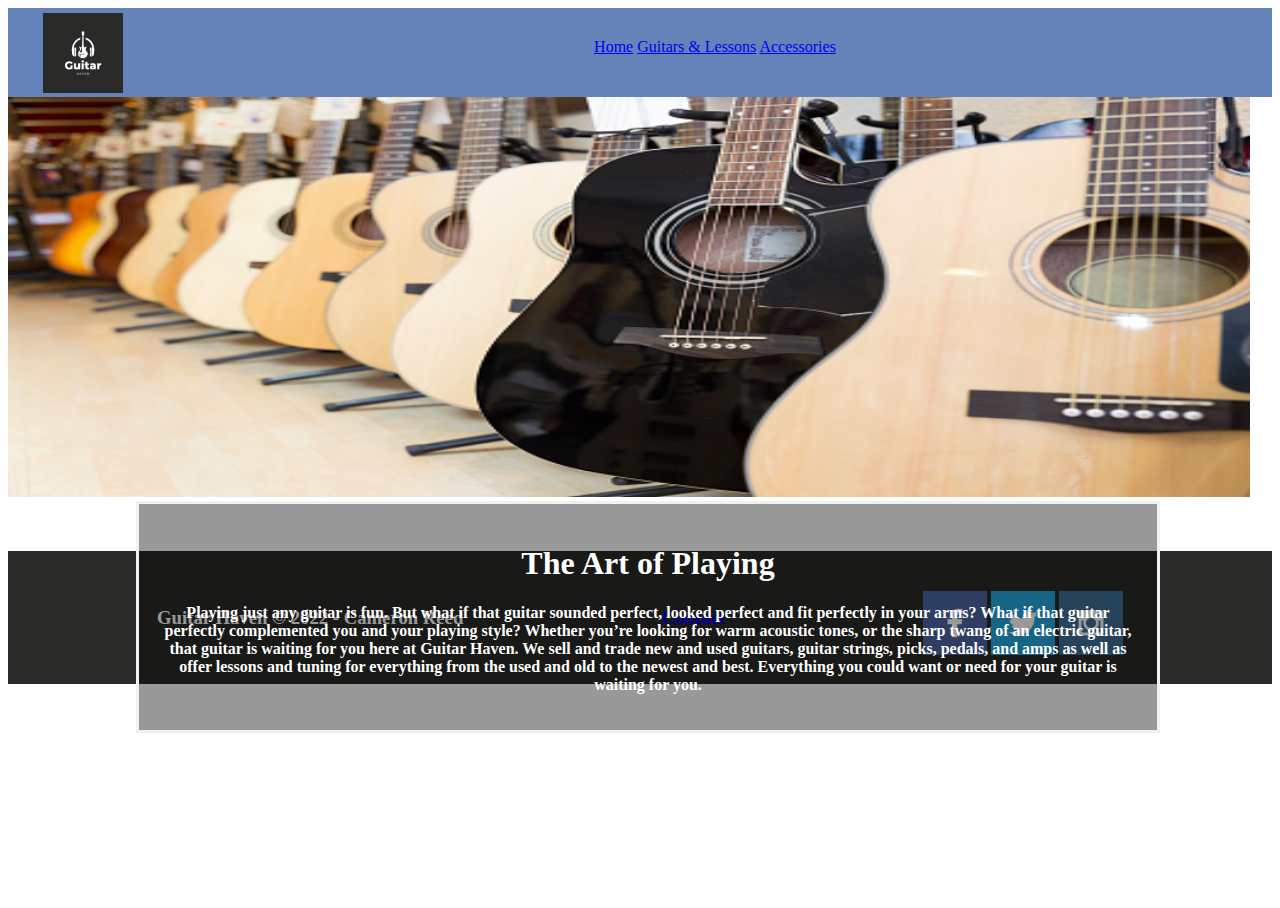
<file: guitarhaven/index.html>
<!DOCTYPE html>
<html lang="en">
<head>
    <meta charset="UTF-8">
    <meta http-equiv="X-UA-Compatible" content="IE=edge">
    <meta name="viewport" content="width=device-width, initial-scale=1.0">
    <title>Guitar Haven - Home</title>
    <link rel='stylesheet' href="styles/styles.css">
</head>
<body>
    <header>
        <a href='index.html' id='logo_link'>
            <img class='logo' src='images/logo.png' alt='Guitar Haven Logo'></a>
            <nav class='nav'>
                <a href='index.html'>Home</a>
                <a href="guitarsandlessons.html">Guitars & Lessons</a>
                <a href="accessories.html">Accessories</a>    
            </nav>
    </header>
    <main>
        <img class='home-img' src='images/guitarhomepage.jpeg' alt='An image of acoustic guitars'>
        <div class='call-to-action'>
            <h1 class='call-to-action-heading'>
                The Art of Playing
            </h1>
            <p class='call-to-action-text'>
                Playing just any guitar is fun. But what if that guitar sounded perfect, looked perfect and fit perfectly in your arms? What if that guitar perfectly complemented you and your playing style? Whether you’re looking for warm acoustic tones, or the sharp twang of an electric guitar, that guitar is waiting for you here at Guitar Haven. We sell and trade new and used guitars, guitar strings, picks, pedals, and amps as well as offer lessons and tuning for everything from the used and old to the newest and best. Everything you could want or need for your guitar is waiting for you.  
            </p>
        </div>
    </main>
    <footer>
        <h3>Guitar Haven &copy; 2022 - Cameron Reed</h3>
        <h3><a href=contact.html>Contact</a></h3>
        <div class='social'>
            <a href='facebook.com' target="_blank"><img src='images/facebook.png' alt='FB Icon'></a>
            <a href='twitter.com' target="_blank"><img src='images/twitter.png' alt='Twitter Icon'></a>
            <a href='instagram.com' target="_blank"><img src='images/instagram.png' alt='Instagram Icon'></a>
        </div>
    </footer>
</body>
</html>
</file>
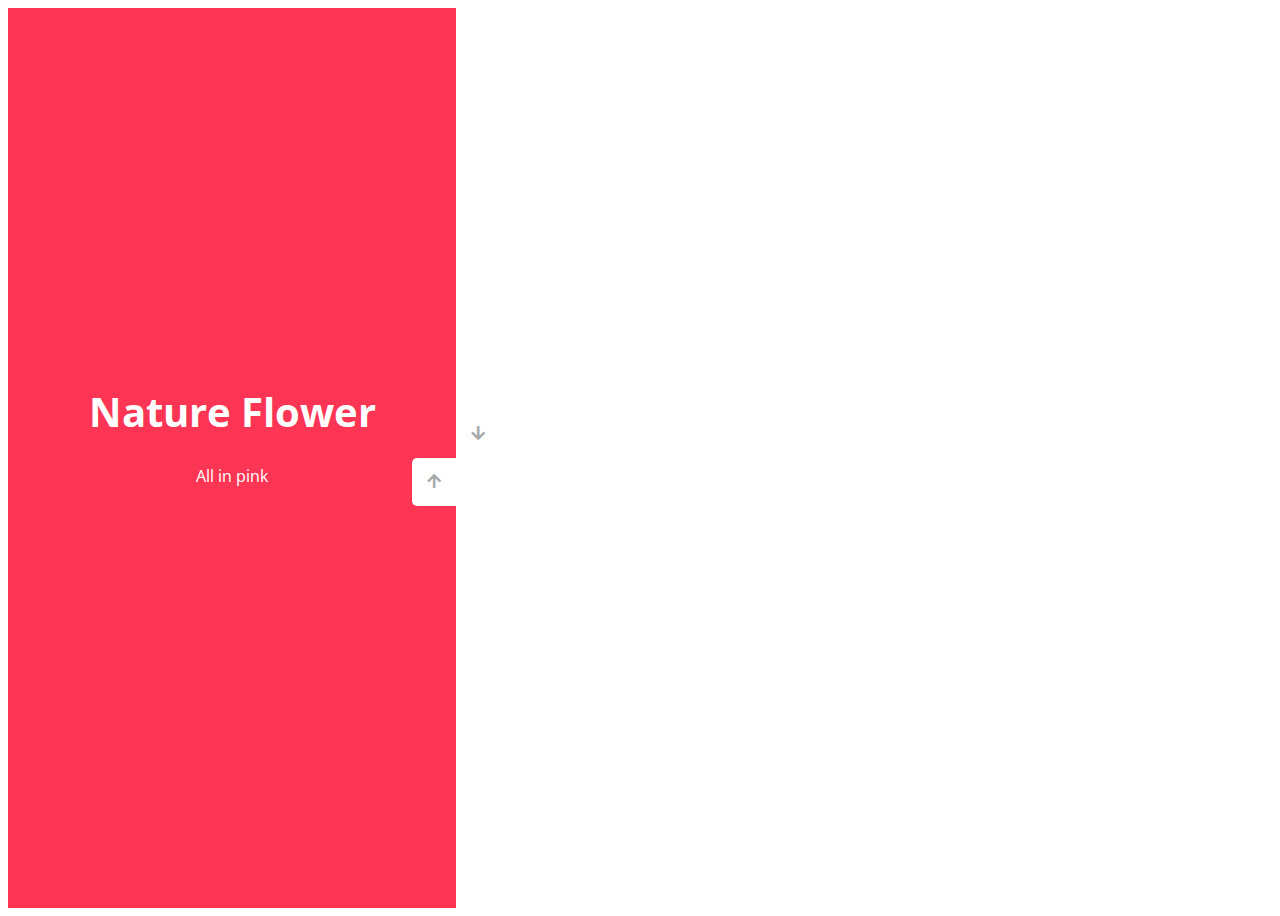
<file: verticalslider/index.html>
<!DOCTYPE html>
<html lang="en">
<head>
    <meta charset="UTF-8">
    <meta http-equiv="X-UA-Compatible" content="IE=edge">
    <meta name="viewport" content="width=device-width, initial-scale=1.0">
    <link rel="stylesheet" href="https://cdnjs.cloudflare.com/ajax/libs/font-awesome/5.15.1/css/all.min.css"/>
    <link rel="stylesheet" href="style.css"/>
    <link href="script.js">
    <title>Vertical Slider</title>
</head>
<body>
    <div class="slider-container">
        <div class="left-slide">
            <div style="background-color: #fd3555">
                <h1>Nature Flower</h1>
                <p>All in pink</p>
            </div>
            <div style="background-color: #2a86ba">
                <h1>Blue Sky</h1>
                <p>with its mountains</p>
            </div>
            <div style="background-color: #252E33">
                <h1>Lonely Castle</h1>
                <p>In the wilderness</p>
            </div>
            <div style="background-color: #FFB866">
                <h1>Flying Eagle</h1>
                <p>in the sunset</p>
            </div>
        </div>
        <div class="right-slide">
            <div style="background-image: url('https://images.unsplash.com/photo-1514730328399-788445ed8c22?ixlib=rb-1.2.1&ixid=MnwxMjA3fDB8MHxwaG90by1wYWdlfHx8fGVufDB8fHx8&auto=format&fit=crop&w=2226&q=80')"></div>
            <div style="background-image: url('https://images.unsplash.com/photo-1455119339662-6136485b2d65?ixlib=rb-1.2.1&ixid=MnwxMjA3fDB8MHxzZWFyY2h8MTl8fGxvbmVseSUyMGNhc3RsZXxlbnwwfHwwfHw%3D&auto=format&fit=crop&w=800&q=60')"></div>
            <div style="background-image: url('https://images.unsplash.com/photo-1536532184021-da5392b55da1?ixlib=rb-1.2.1&ixid=MnwxMjA3fDB8MHxwaG90by1wYWdlfHx8fGVufDB8fHx8&auto=format&fit=crop&w=2370&q=80')"></div>
            <div style="background-image: url('https://images.unsplash.com/photo-1538998073820-4dfa76300194?ixlib=rb-1.2.1&ixid=MnwxMjA3fDB8MHxwaG90by1wYWdlfHx8fGVufDB8fHx8&auto=format&fit=crop&w=987&q=80')"></div>
        </div>

        <div class="action-buttons">
            <button class="down-button">
                <i class="fas fa-arrow-up"></i>
            </button>
            <button class="up-button">
                <i class="fas fa-arrow-down"></i>
            </button> 
        </div>
    </div>
    
</body>
</html>
</file>
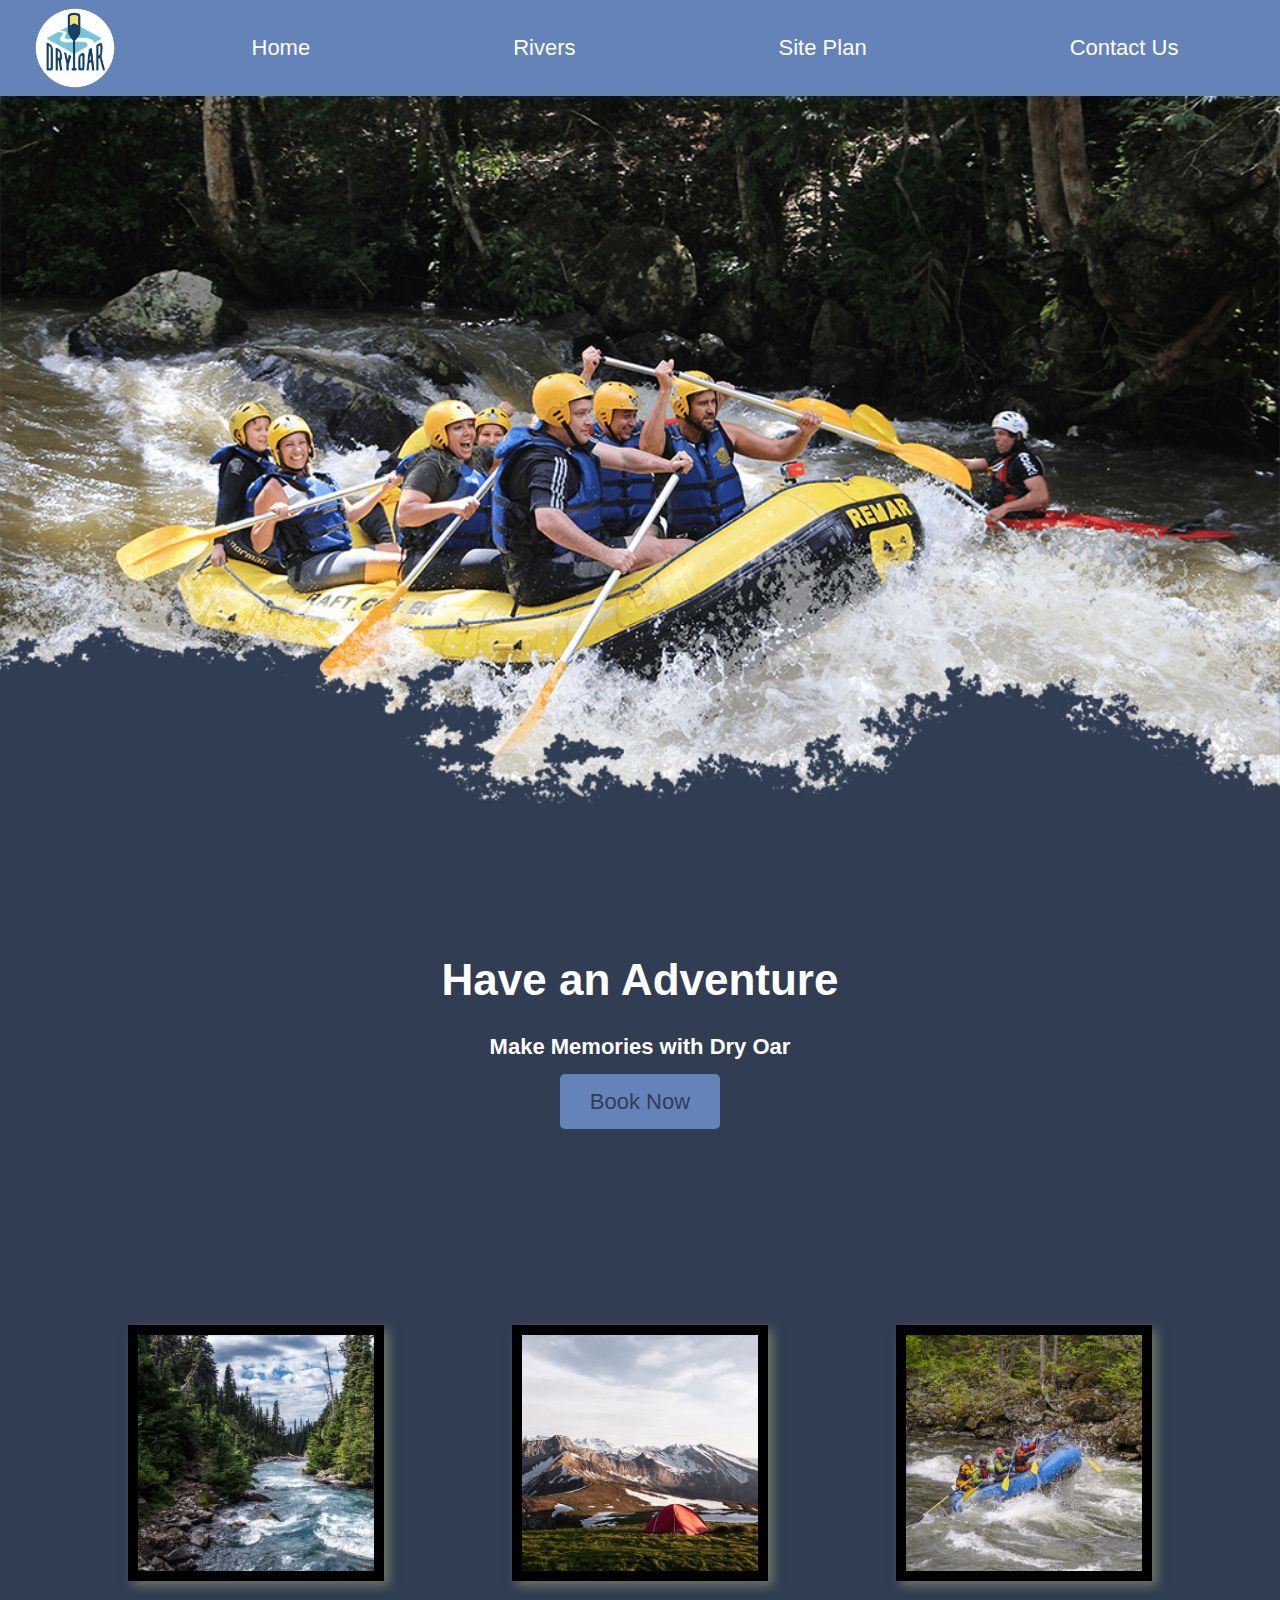
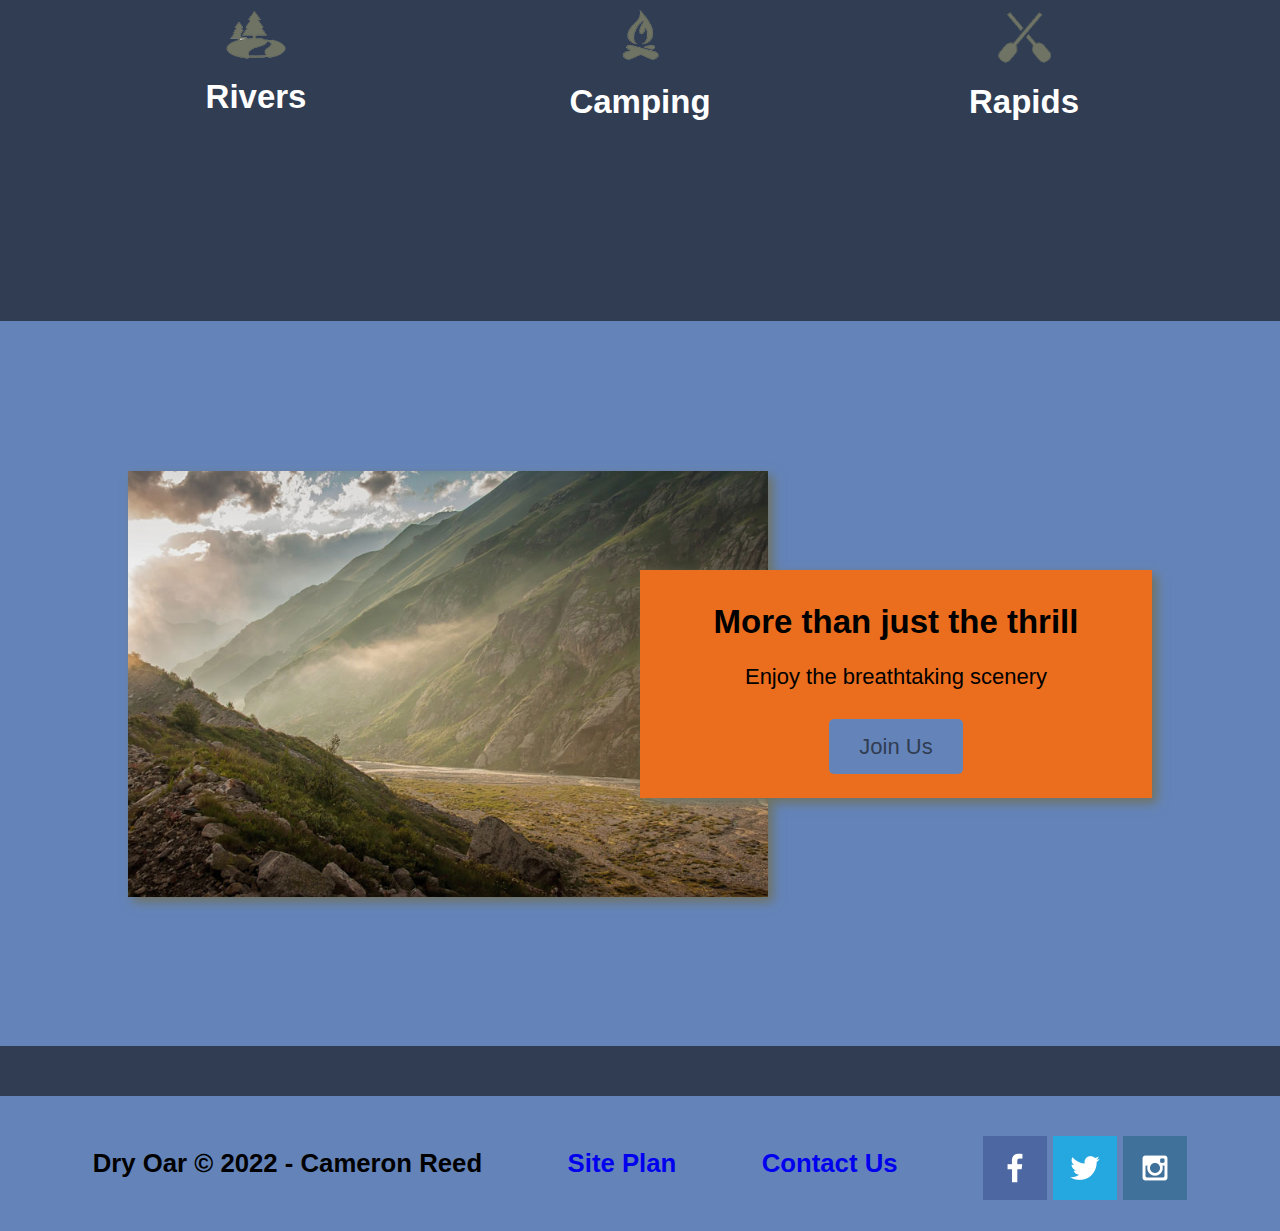
<file: wwr/index.html>
<!DOCTYPE html>
<html lang="en">
<head>
    <meta charset="UTF-8">
    <meta http-equiv="X-UA-Compatible" content="IE=edge">
    <meta name="viewport" content="width=device-width, initial-scale=1.0">
    <title>Whitewater Rafting Vacations | Dry Oar Boating | Home</title>
    <link rel='stylesheet' href="styles/style.css">
</head>
<body>
    <div id='content'>
    <header>
        <a href='index.html' id='logo_link'>
            <img class='logo' src='images/logo.png' alt='Dry Oar Logo'></a>
        <nav>
            <a href='index.html'>Home</a>
            <a href="#">Rivers</a>
            <a href='site-plan-rafting.html'>Site Plan</a>
            <a href='contactus.html'>Contact Us</a> 
        </nav>
    </header>
    <div id='hero'>
        <div id='hero-box'><img id='hero-img' src="images/hero.png" alt="People enjoying rafting"></div>
    </div>
    <section id='hero-msg'>
        <h1 class='home-title'>Have an Adventure</h1>
        <h4>Make Memories with Dry Oar</h4>
        <div class='button-box'><a class='book' href='rates.html'>Book Now</a></div>
    </section>
    <main class='home-grid'>
        <section class='rivers-card'>
            <img class='card-img' src='images/rivers.jpeg' alt='rivers in forest'>
            <img class="icon" src='images/river_icon.png' alt='river icon'>
            <h2>Rivers</h2>
        </section>
        <section class='camping-card'>
            <img class='card-img' src='images/camping.jpeg' alt='tent in mountains'>
            <img class='icon' src='images/fire_icon.png' alt='fire icon'>
            <h2>Camping</h2>
        </section>
        <section class='rapids-card'>
            <img class='card-img' src='images/rapids.jpeg' alt='rafting boat'>
            <img class='icon' src='images/oars.png' alt='oars icon'>
            <H2>Rapids</H2>
        </section>
        <div id="background"></div>
        <img class='mountains' src='images/mountains.jpeg' alt='misty mountains'>
        <section class='msg'>
            <h2>More than just the thrill</h2>
            <p>Enjoy the breathtaking scenery</p>
            <a class='join' href='rivers.html'>Join Us</a>
        </section>
    </main>
    <footer>
        <h3>Dry Oar &copy; 2022 - Cameron Reed</h3>
        <h3><a href='site-plan-rafting.html'>Site Plan</a></h3>
        <h3><a href=contactus.html>Contact Us</a></h3>
        <div class='social'>
            <a href='facebook.com' target="_blank"><img src='images/facebook.png' alt='FB Icon'></a>
            <a href='twitter.com' target="_blank"><img src='images/twitter.png' alt='Twitter Icon'></a>
            <a href='instagram.com' target="_blank"><img src='images/instagram.png' alt='Instagram Icon'></a>
        </div>
    </footer>
    </div>
</body>
</html>
</file>
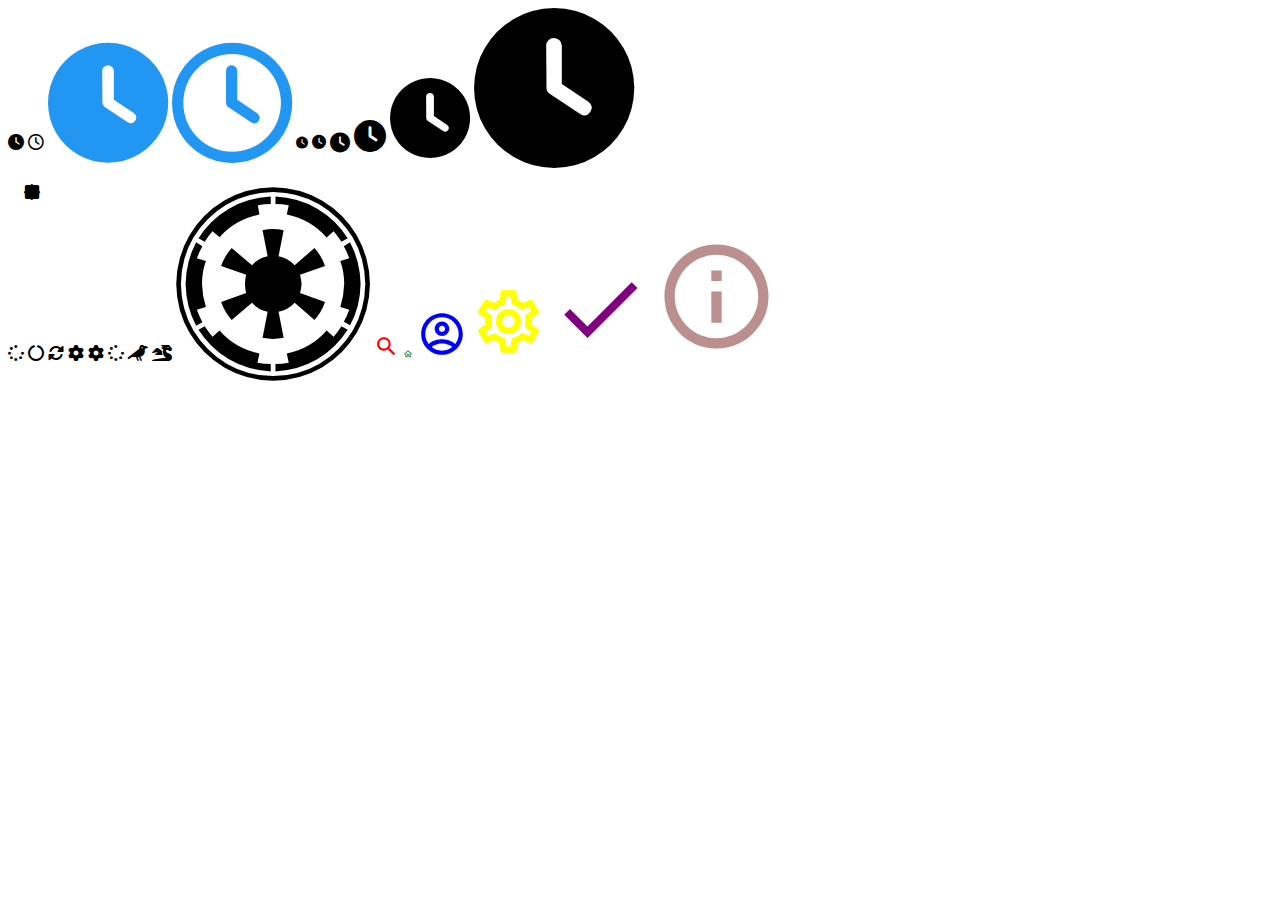
<file: classcodealongs/iconactivity/index.html>
<!DOCTYPE html>
<html lang="en">
<head>
    <meta charset="UTF-8">
    <meta http-equiv="X-UA-Compatible" content="IE=edge">
    <meta name="viewport" content="width=device-width, initial-scale=1.0">
    <title>Document</title>
    <link rel="stylesheet" href="https://cdnjs.cloudflare.com/ajax/libs/font-awesome/6.0.0/css/all.min.css">
    <link href="https://fonts.googleapis.com/css?family=Material+Icons|Material+Icons+Outlined|Material+Icons+Two+Tone|Material+Icons+Round|Material+Icons+Sharp" rel="stylesheet">
</head>
<body>
    
        <i class='fas fa-clock'></i>
        <i class='far fa-clock'></i>

        <i class='fas fa-clock' style='font-size:120px; color:#2196F3'></i>
        <i class='far fa-clock' style='font-size:120px; color:#2196F3'></i>

        <i class='fas fa-clock fa-xs'></i>
        <i class='fas fa-clock fa-sm'></i>
        <i class='fas fa-clock fa-lg'></i>
        <i class='fas fa-clock fa-2x'></i>
        <i class='fas fa-clock fa-5x'></i>
        <i class='fas fa-clock fa-10x'></i>

        <ul class='fa-ul'>
            <li><span class='fa-li'><i class='fas fa-check-square'></i></span></li>
             <li><span class='fa-li'><i class='fas fa-spinner fa-pulse'></i></span></li>
            <li><span class='fa-li'><i class='fas fa-square'></i></span></li>
        </ul>
    
        <i class='fas fa-spinner fa-spin'></i>
        <i class='fas fa-circle-notch fa-spin'></i>
        <i class='fas fa-sync-alt fa-spin'></i>
        <i class='fas fa-cog fa-spin'></i>
        <i class='fas fa-cog fa-pulse'></i>
        <i class='fas fa-spinner   fa-pulse'></i>

        <i class="fa-solid fa-crow"></i>
        <i class="fa-solid fa-dragon"></i>
        <i class="fa-brands fa-empire" style='font-size:200px'></i>   

        <span class="material-icons-outlined" style='font-size:25px;color: red'>
            search
        </span>
        <span class="material-icons-outlined" style='font-size:10px; color:seagreen'>
            home
        </span>
        <span class="material-icons-outlined" style='font-size:50px;color:blue'>
            account_circle
        </span>
        <span class="material-icons-outlined" style='font-size:75px;color:yellow'>
            settings
        </span>
        <span class="material-icons-outlined" style='font-size:100px; color: purple'>
            done
        </span>
        <span class="material-icons-outlined" style='font-size: 125px; color:rosybrown'>
            info
        </span>

     </body>
</html>
</file>
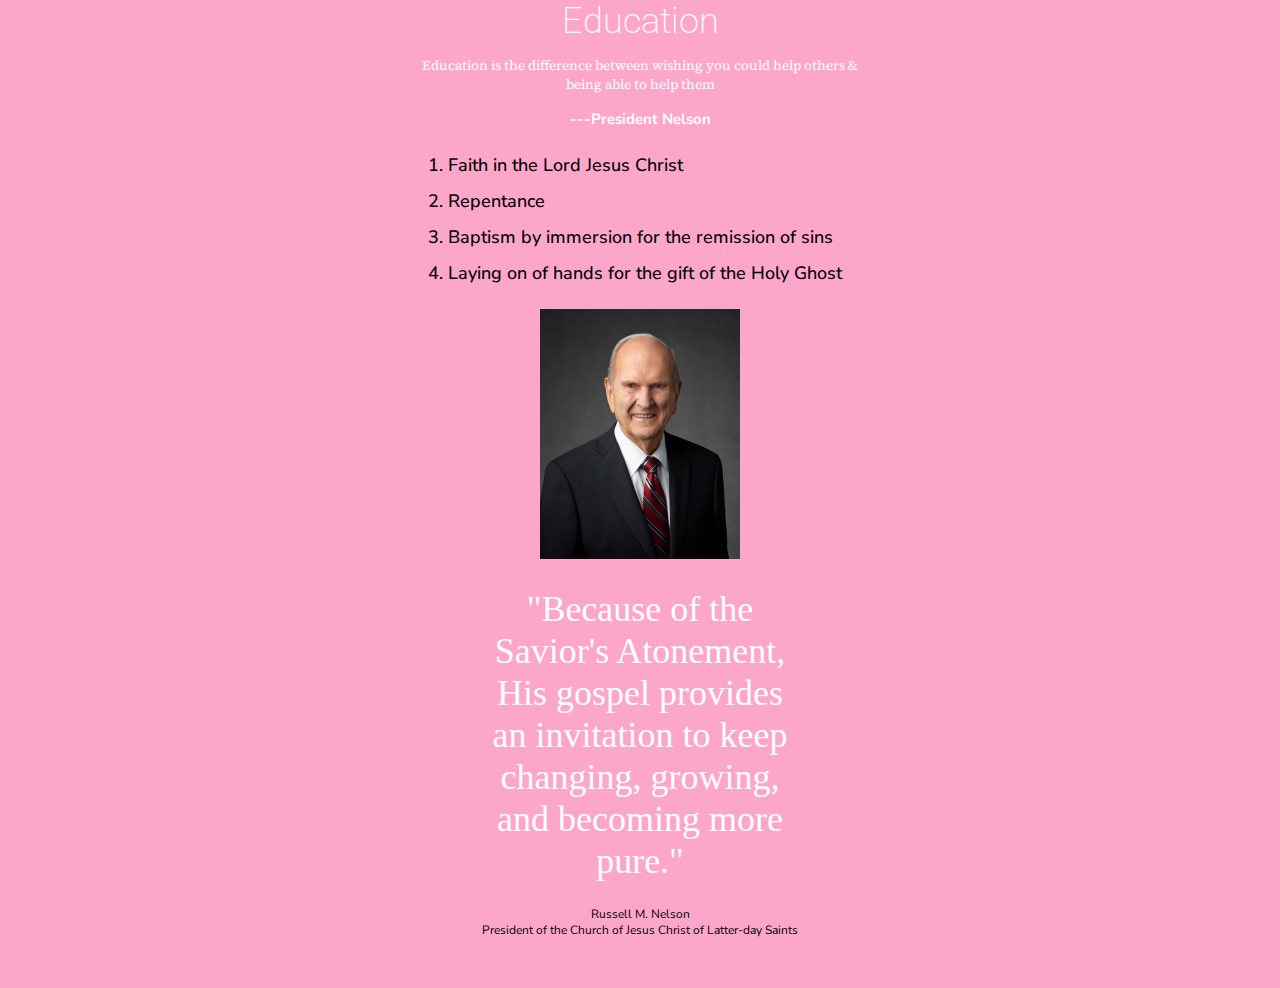
<file: ICE/ice-challenge-1:26/index.html>
<!DOCTYPE html>
<html lang="en">
<head>
    <meta charset="UTF-8">
    <meta http-equiv="X-UA-Compatible" content="IE=edge">
    <meta name="viewport" content="width=device-width, initial-scale=1.0">
    <title>Education</title>
    <link rel="stylesheet" href="styles\styles.css">
    <link rel="preconnect" href="https://fonts.googleapis.com">
    <link rel="preconnect" href="https://fonts.gstatic.com" crossorigin>
    <link href="https://fonts.googleapis.com/css2?family=Roboto:wght@900&family=Source+Serif+Pro:wght@600&display=swap" rel="stylesheet">
    <link rel="preconnect" href="https://fonts.googleapis.com">
    <link rel="preconnect" href="https://fonts.gstatic.com" crossorigin>
    <link href="https://fonts.googleapis.com/css2?family=Nunito+Sans:wght@700&display=swap" rel="stylesheet">
</head>
<body>
    <header class="title">Education</header>
    <main class='main'>
        <p id="first-paragraph">Education is the difference between wishing you could help others & being able to help them</p>
        <p id="second-paragraph">---President Nelson </p> 
        
        <ol class="list">
            <li>Faith in the Lord Jesus Christ</li>
            <li>Repentance</li>
            <li>Baptism by immersion for the remission of sins</li>
            <li>Laying on of hands for the gift of the Holy Ghost</li>
        </ol>
        
        <img class="img" alt="President Nelson" src="images/RMN.jpeg">

        <h1 class="h1-quote">"Because of the Savior's Atonement, His gospel provides an invitation to keep changing, growing, and becoming more pure."</h1>
    </main>
    <footer><p class="third-paragraph">Russell M. Nelson</p>
    <p class="fourth-paragraph">President of the Church of Jesus Christ of Latter-day Saints</p></footer>
</body>
</html>
</file>
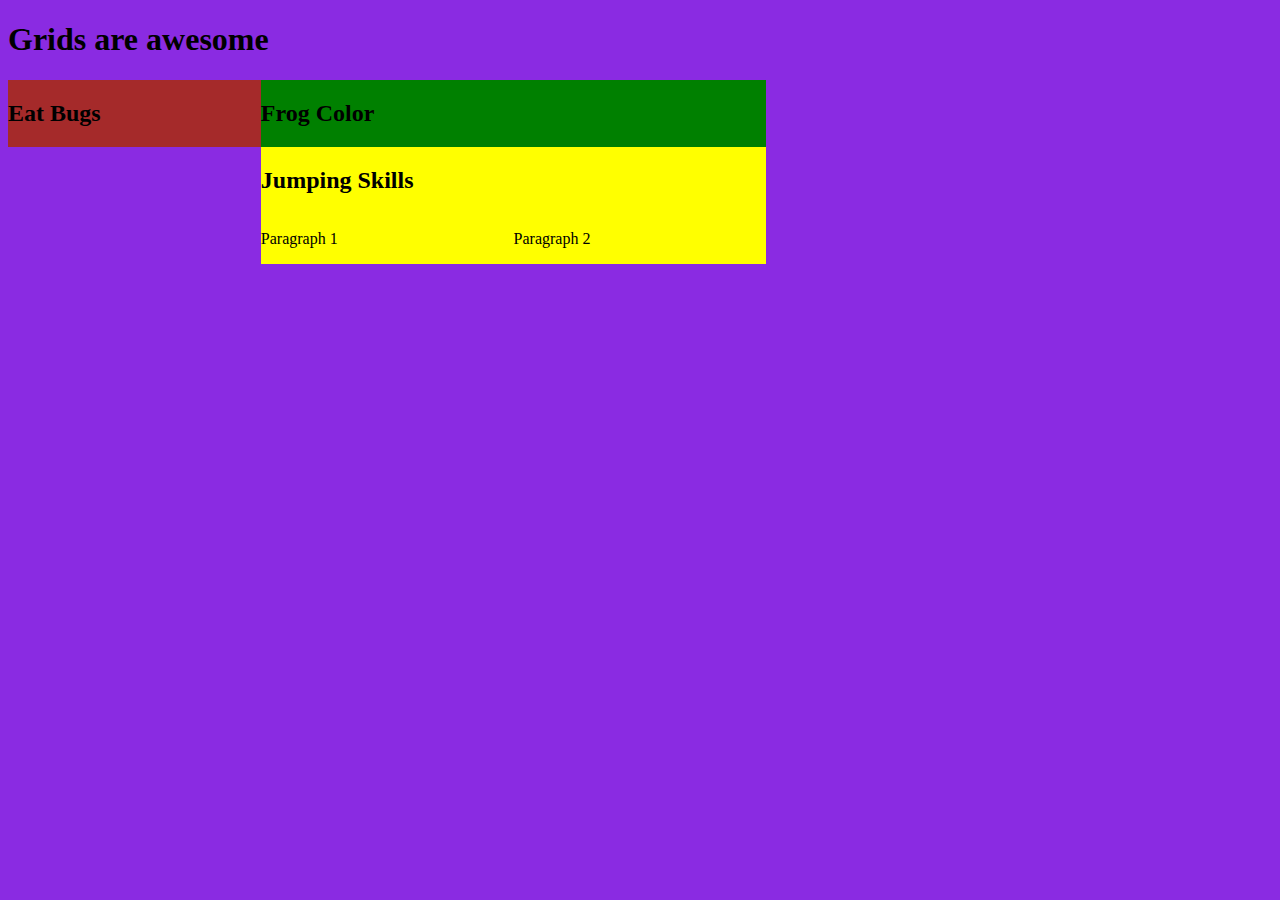
<file: classcodealongs/grid-sample.html>
<!DOCTYPE html>
<html lang="en">
<head>
    <meta charset="UTF-8">
    <meta http-equiv="X-UA-Compatible" content="IE=edge">
    <meta name="viewport" content="width=device-width, initial-scale=1.0">
    <title>Grid-sample</title>
    <link rel='stylesheet' href='grid-sample.css'>
</head>
<body>
    <header>
        <h1>Grids are awesome</h1>
    </header>
    <main>
        <section class='color'>
            <h2>Frog Color</h2>
        </section>
        <section class='jumping'>
            <h2>Jumping Skills</h2>
            <div>
                <p>Paragraph 1</p>
                <p>Paragraph 2</p>
            </div>
        </section>
        <section class='eating'>
            <h2>Eat Bugs</h2>
        </section>
    </main>
</body>
</html>
</file>
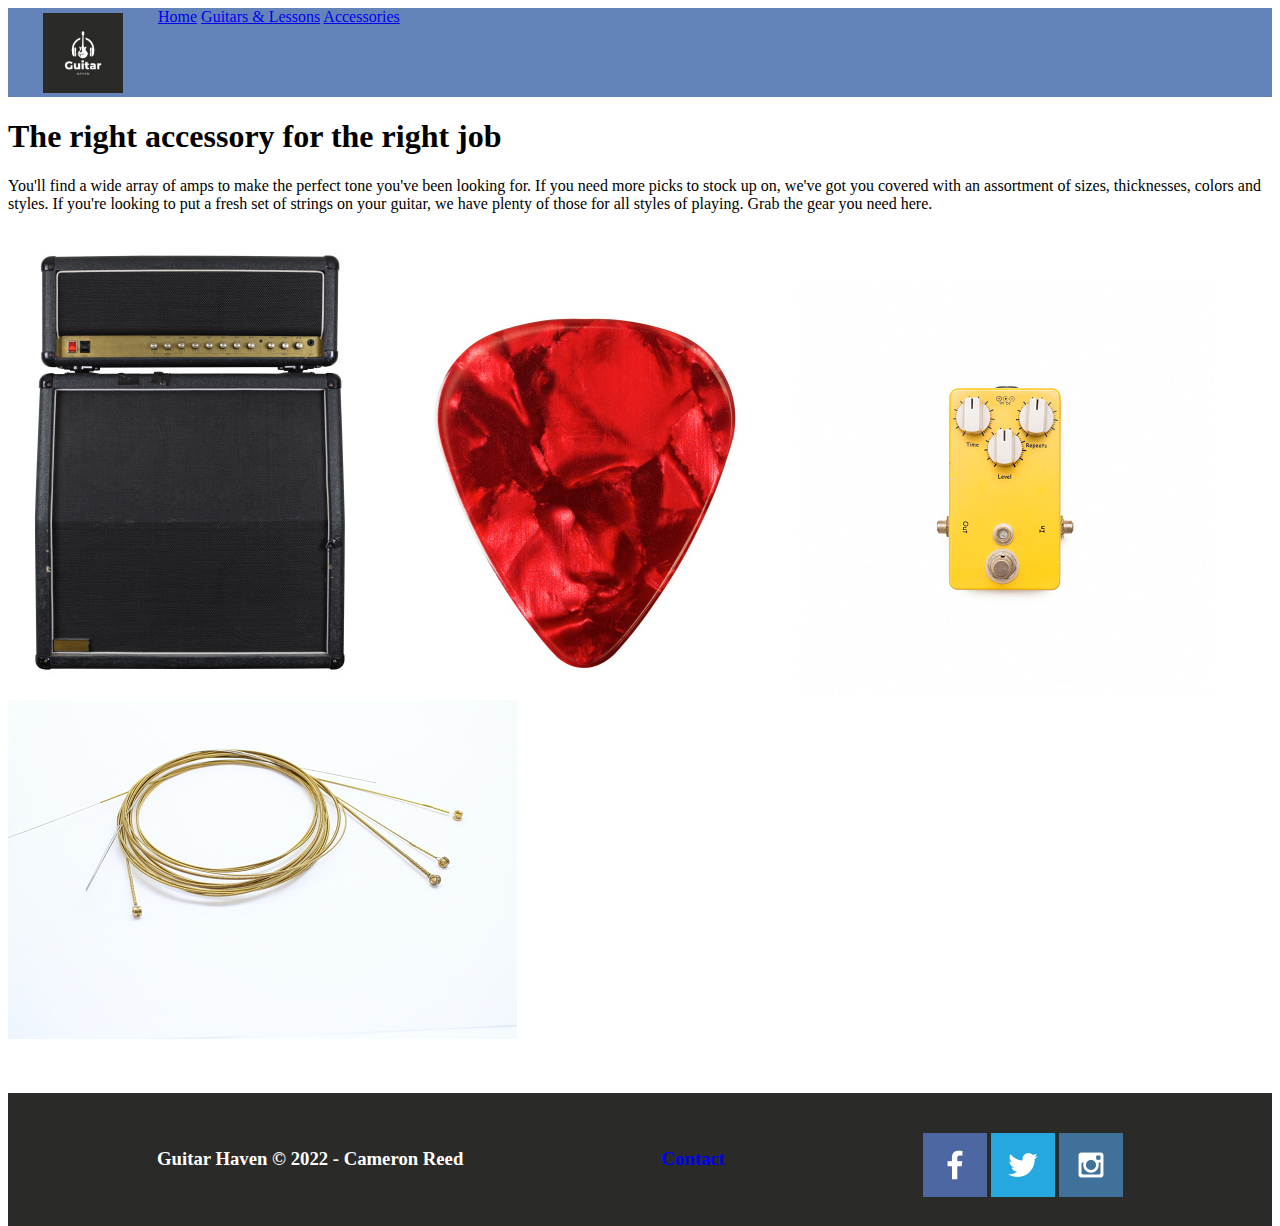
<file: guitarhaven/Accessories.html>
<!DOCTYPE html>
<html lang="en">
<head>
    <meta charset="UTF-8">
    <meta http-equiv="X-UA-Compatible" content="IE=edge">
    <meta name="viewport" content="width=device-width, initial-scale=1.0">
    <title>Guitars & Lessons</title>
    <link rel='stylesheet' href="styles/styles.css">

</head>
<body>
    <header>
        <a href='index.html' id='logo_link'>
            <img class='logo' src='images/logo.png' alt='Dry Oar Logo'></a>
            <nav>
                <a href='index.html'>Home</a>
                <a href="#">Guitars & Lessons</a>
                <a href="#">Accessories</a>    
            </nav>
    </header>

    <main>
        <h1>The right accessory for the right job</h1>
        <p>
            You'll find a wide array of amps to make the perfect tone you've 
            been looking for. If you need more picks to stock up on, we've 
            got you covered with an assortment of sizes, thicknesses, colors
            and styles. If you're looking to put a fresh set of strings on 
            your guitar, we have plenty of those for all styles of playing. 
            Grab the gear you need here. 
        </p>

        <img src='images/guitaramp.jpeg' class='guitar-amp-img' alt='An image of a guitar amp'>
        <img src='images/guitarpick.jpeg' class='guitar-pick-img' alt='An image of a guitar pick'>
        <img src='images/guitarpedal.jpeg' class='guitar-pedal-img' alt='An image of a guitar pedal'>
        <img src='images/guitarstrings.jpeg' class='guitar-strings-img' alt='An image of guitar strings'>

    </main>
    
    <footer>
        <h3>Guitar Haven &copy; 2022 - Cameron Reed</h3>
        <h3><a href=contact.html>Contact</a></h3>
        <div class='social'>
            <a href='facebook.com' target="_blank"><img src='images/facebook.png' alt='FB Icon'></a>
            <a href='twitter.com' target="_blank"><img src='images/twitter.png' alt='Twitter Icon'></a>
            <a href='instagram.com' target="_blank"><img src='images/instagram.png' alt='Instagram Icon'></a>
        </div>
    </footer>
</body>
</html>
</file>
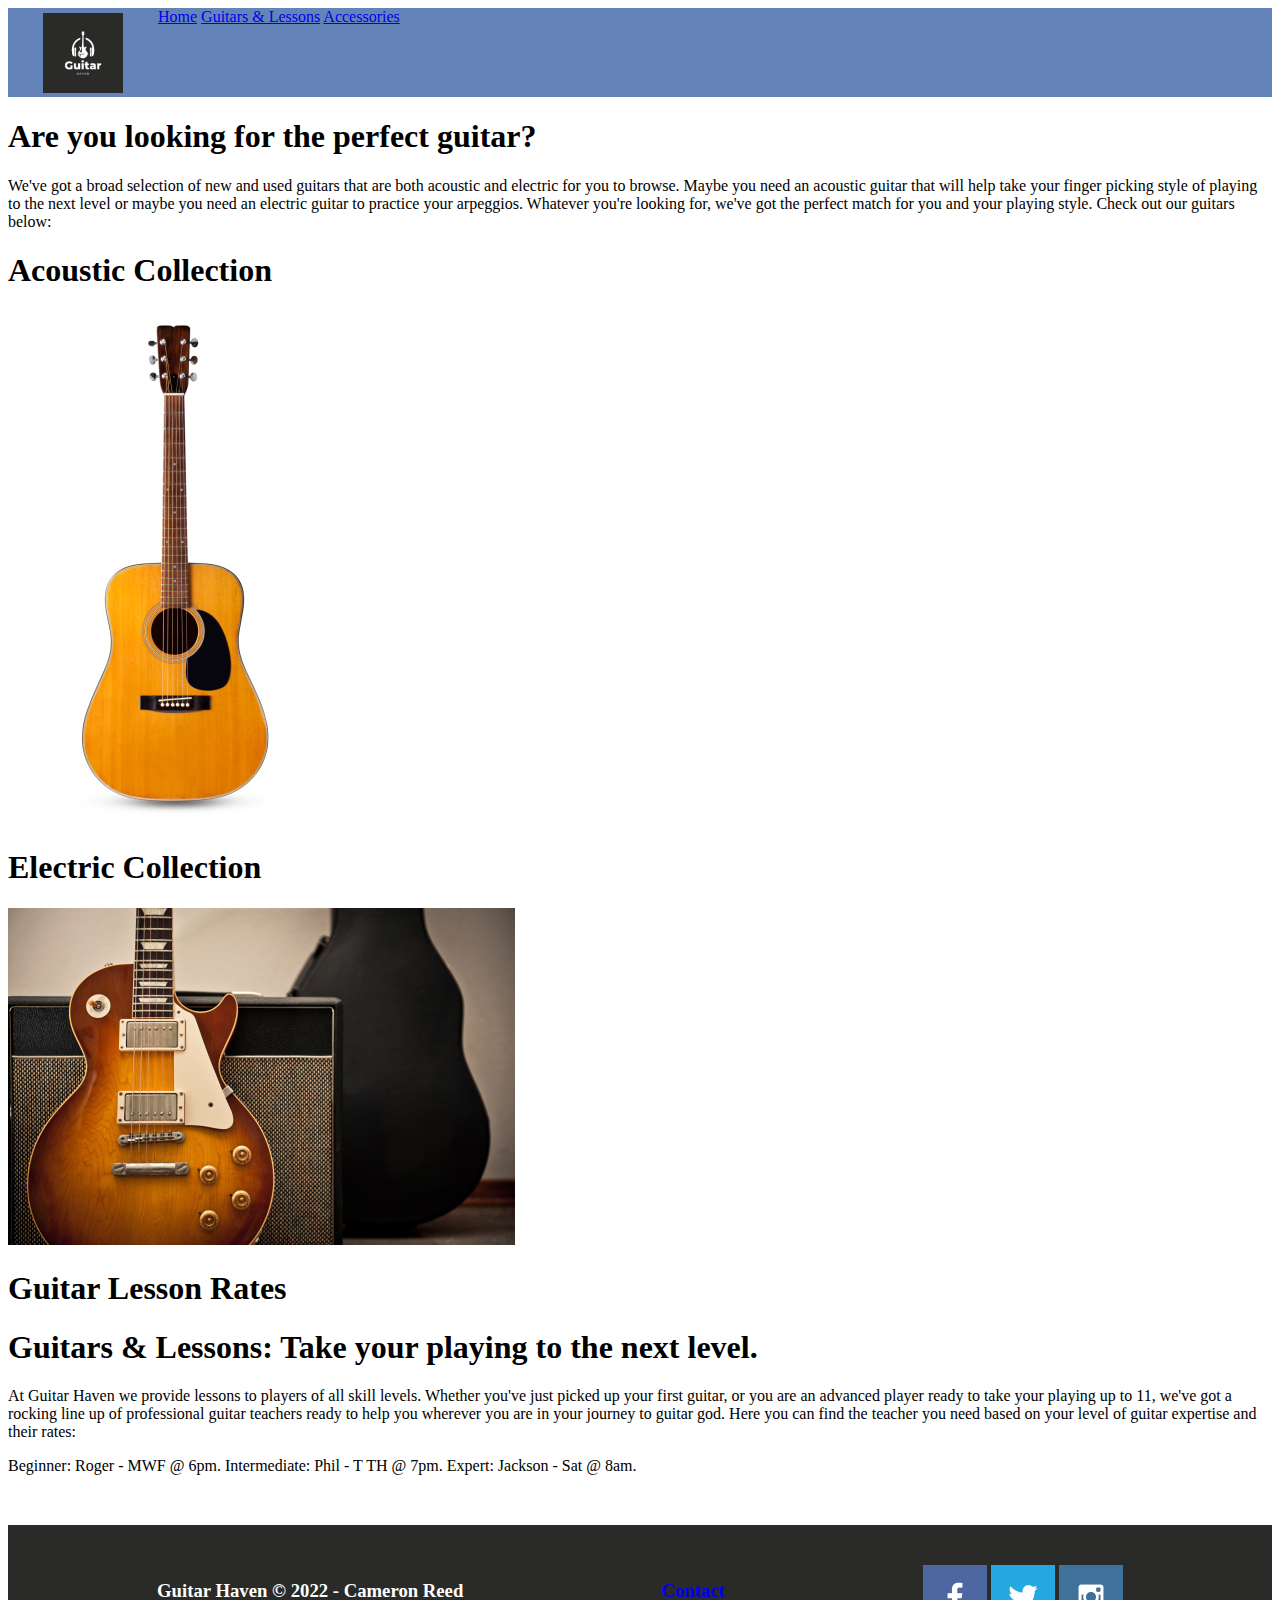
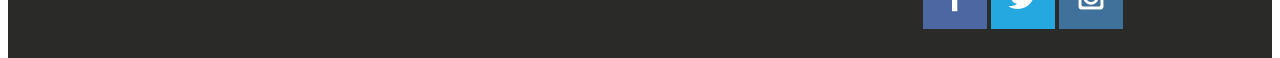
<file: guitarhaven/guitarsandlessons.html>
<!DOCTYPE html>
<html lang="en">
<head>
    <meta charset="UTF-8">
    <meta http-equiv="X-UA-Compatible" content="IE=edge">
    <meta name="viewport" content="width=device-width, initial-scale=1.0">
    <title>Guitars & Lessons</title>
    <link rel='stylesheet' href="styles/styles.css">

</head>
<body>
    <header>
        <a href='index.html' id='logo_link'>
            <img class='logo' src='images/logo.png' alt='Guitar Haven Logo'></a>
            <nav>
                <a href='index.html'>Home</a>
                <a href="guitarsandlessons.html">Guitars & Lessons</a>
                <a href="accessories.html">Accessories</a>    
            </nav>
    </header>
    <main>
        <h1>Are you looking for the perfect guitar?</h1>
        <p class='guitars-description'>
            We've got a broad selection of new and used guitars that are both acoustic
            and electric for you to browse. Maybe you need an acoustic guitar that will
            help take your finger picking style of playing to the next level or maybe 
            you need an electric guitar to practice your arpeggios. Whatever you're looking
            for, we've got the perfect match for you and your playing style. Check out 
            our guitars below:
        </p>

        <h1>Acoustic Collection</h1>
            <img src='images/acousticguitar.jpeg' class='acoustic-guitar-img' alt='An image of an acoustic guitar'>
        <h1>Electric Collection</h1>
            <img src='images/electricguitar.jpeg' class='electric-guitar-img' alt='An image of an electric guitar'>

        <h1>Guitar Lesson Rates</h1>

        <h1>Guitars & Lessons: Take your playing to the next level.</h1>

        <p class='guitars-and-lessons-text'>
            At Guitar Haven we provide lessons to players of all skill levels. Whether you've just
            picked up your first guitar, or you are an advanced player ready to take your playing 
            up to 11, we've got a rocking line up of professional guitar teachers ready to help 
            you wherever you are in your journey to guitar god. Here you can find the teacher
            you need based on your level of guitar expertise and their rates: 
        </p>
        <p class='guitar-rates'>
            Beginner: Roger - MWF @ 6pm.
            Intermediate: Phil - T TH @ 7pm.
            Expert: Jackson - Sat @ 8am. 
        </p>

    </main>
    <footer>
        <h3>Guitar Haven &copy; 2022 - Cameron Reed</h3>
        <h3><a href=contact.html>Contact</a></h3>
        <div class='social'>
            <a href='facebook.com' target="_blank"><img src='images/facebook.png' alt='FB Icon'></a>
            <a href='twitter.com' target="_blank"><img src='images/twitter.png' alt='Twitter Icon'></a>
            <a href='instagram.com' target="_blank"><img src='images/instagram.png' alt='Instagram Icon'></a>
        </div>
    </footer>
</body>
</html>
</file>
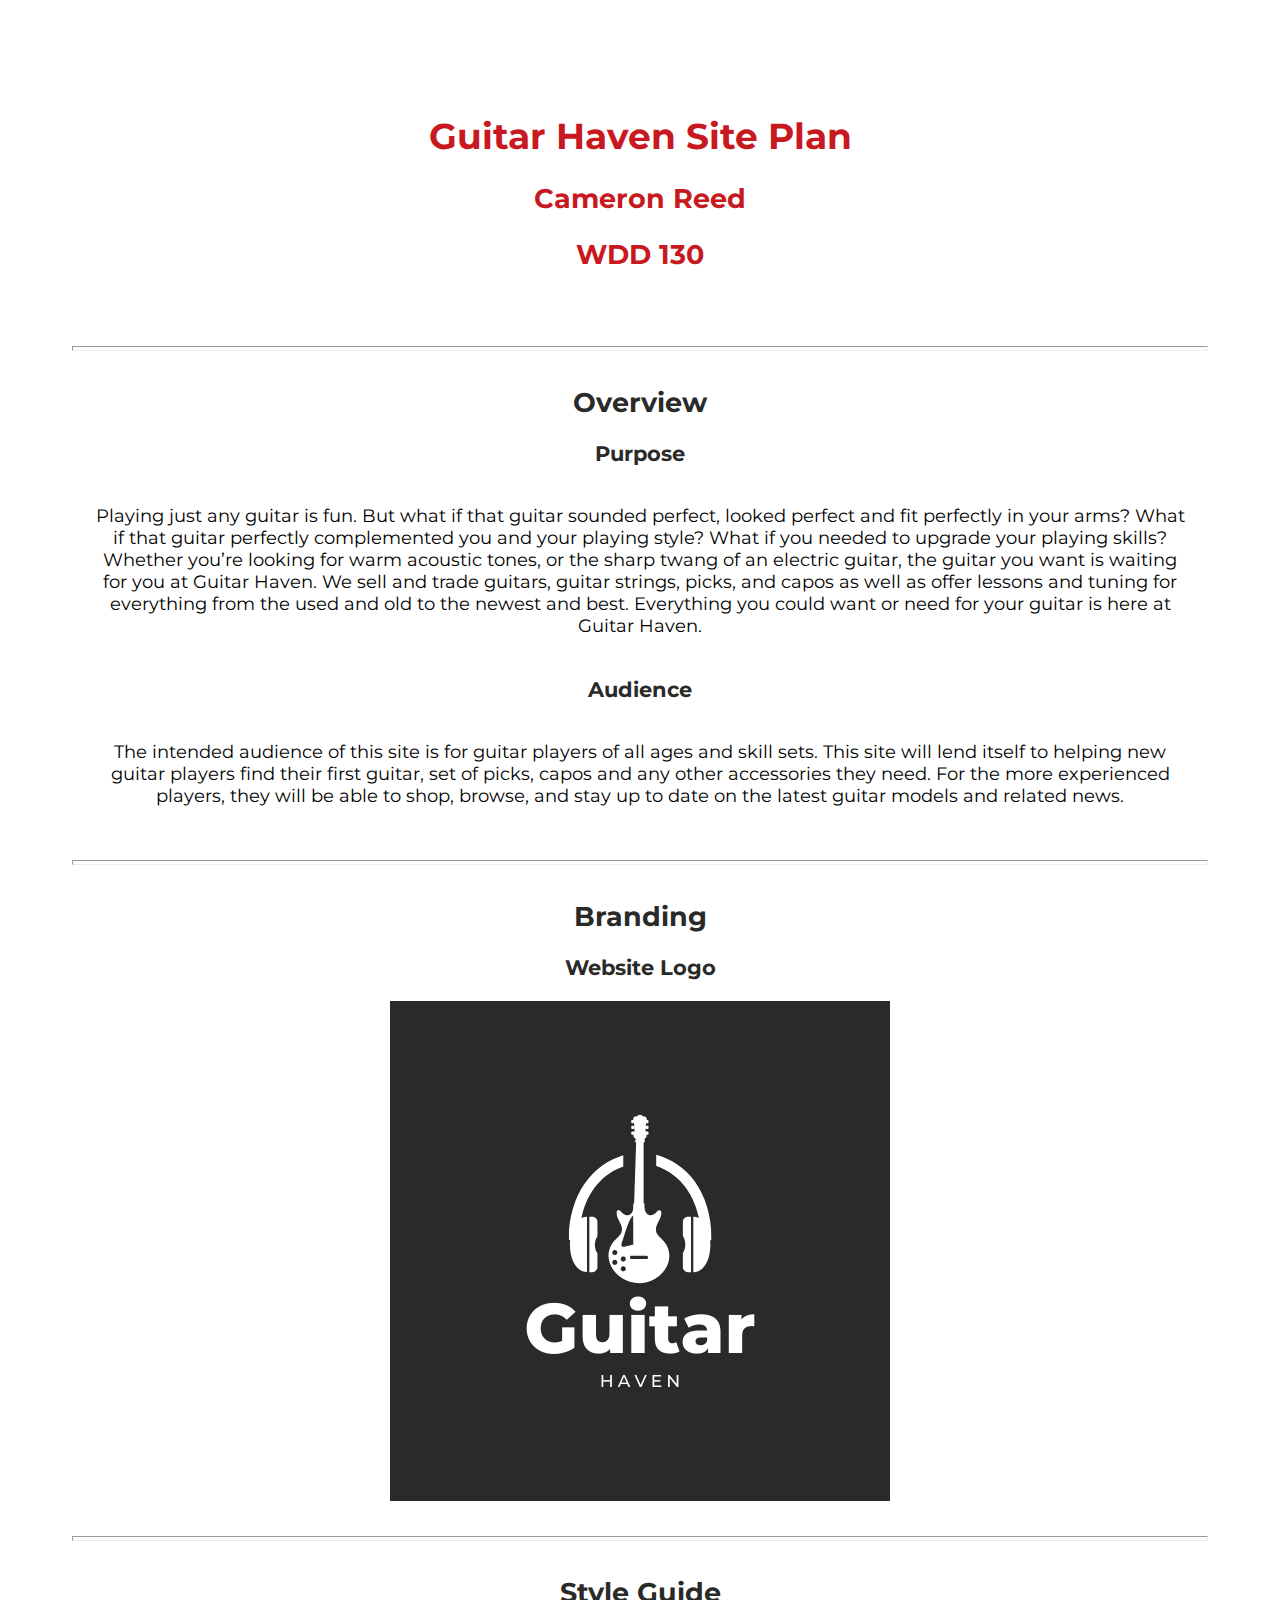
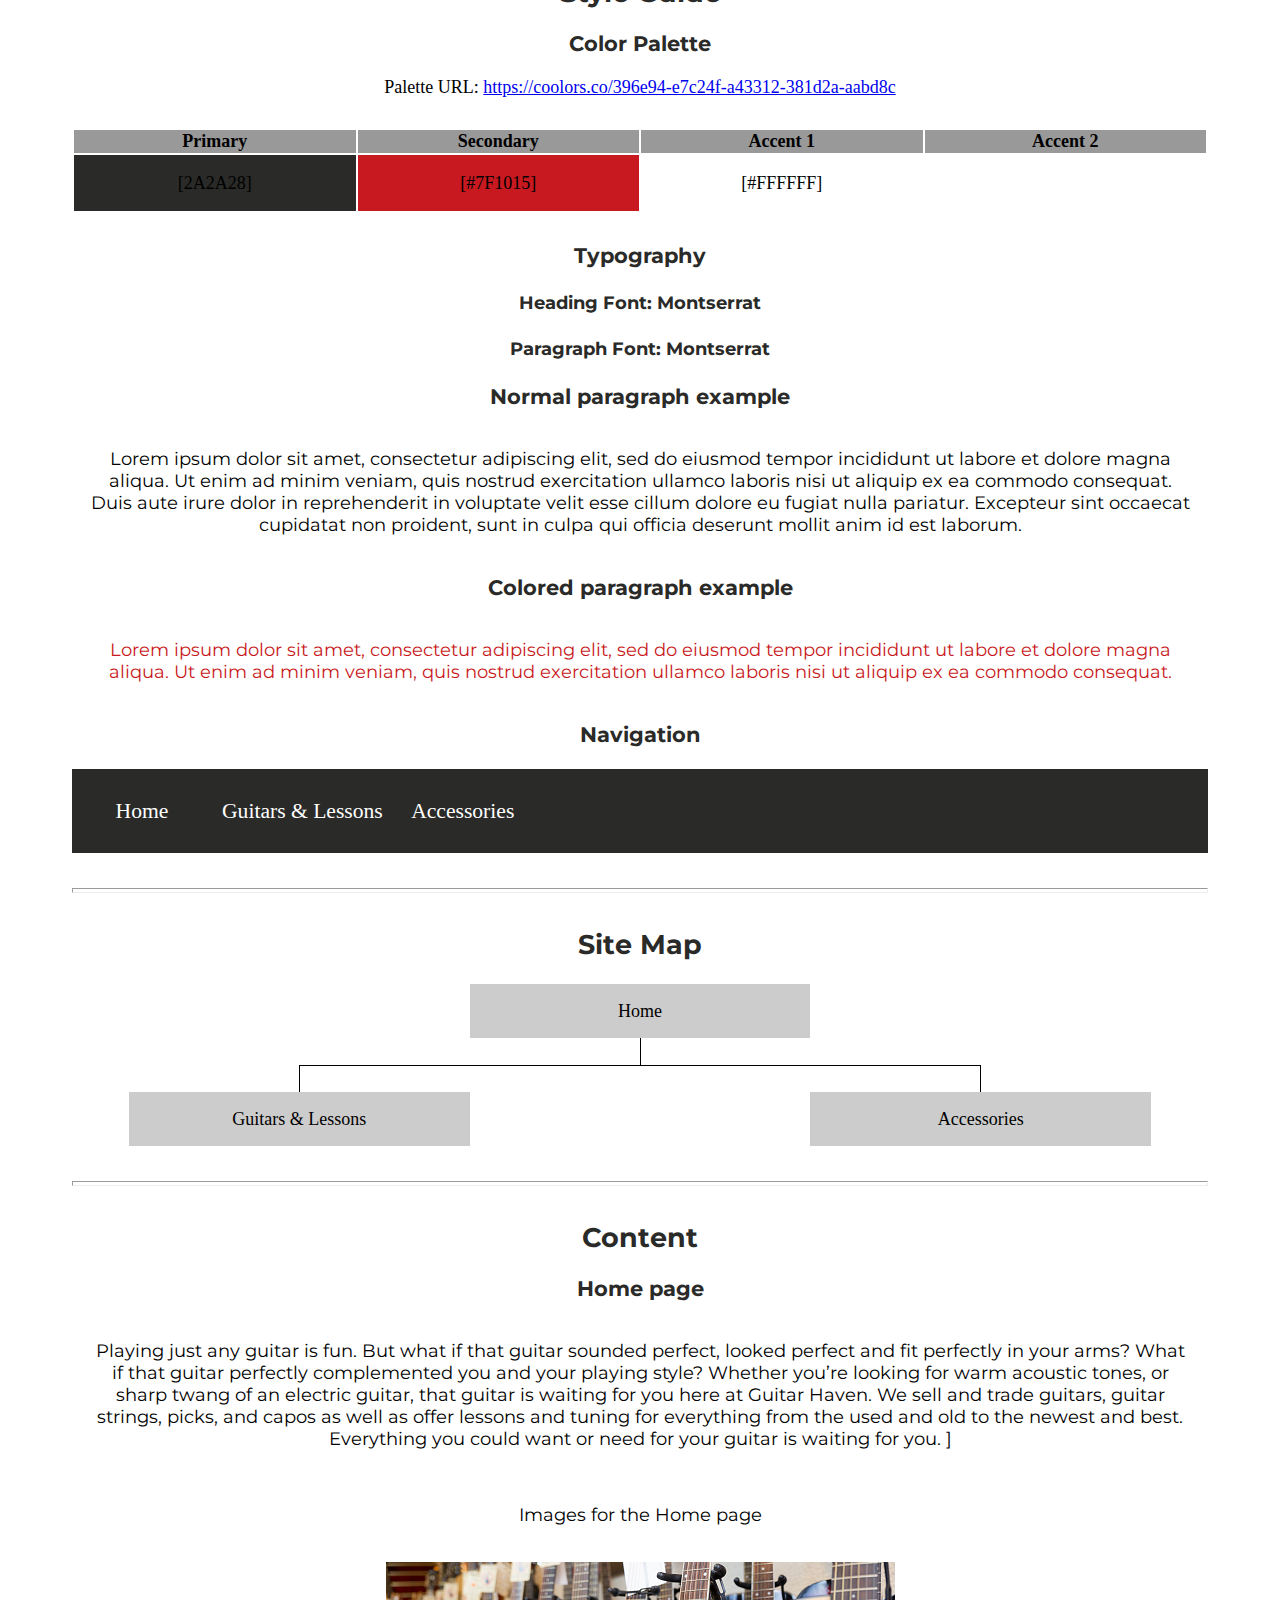
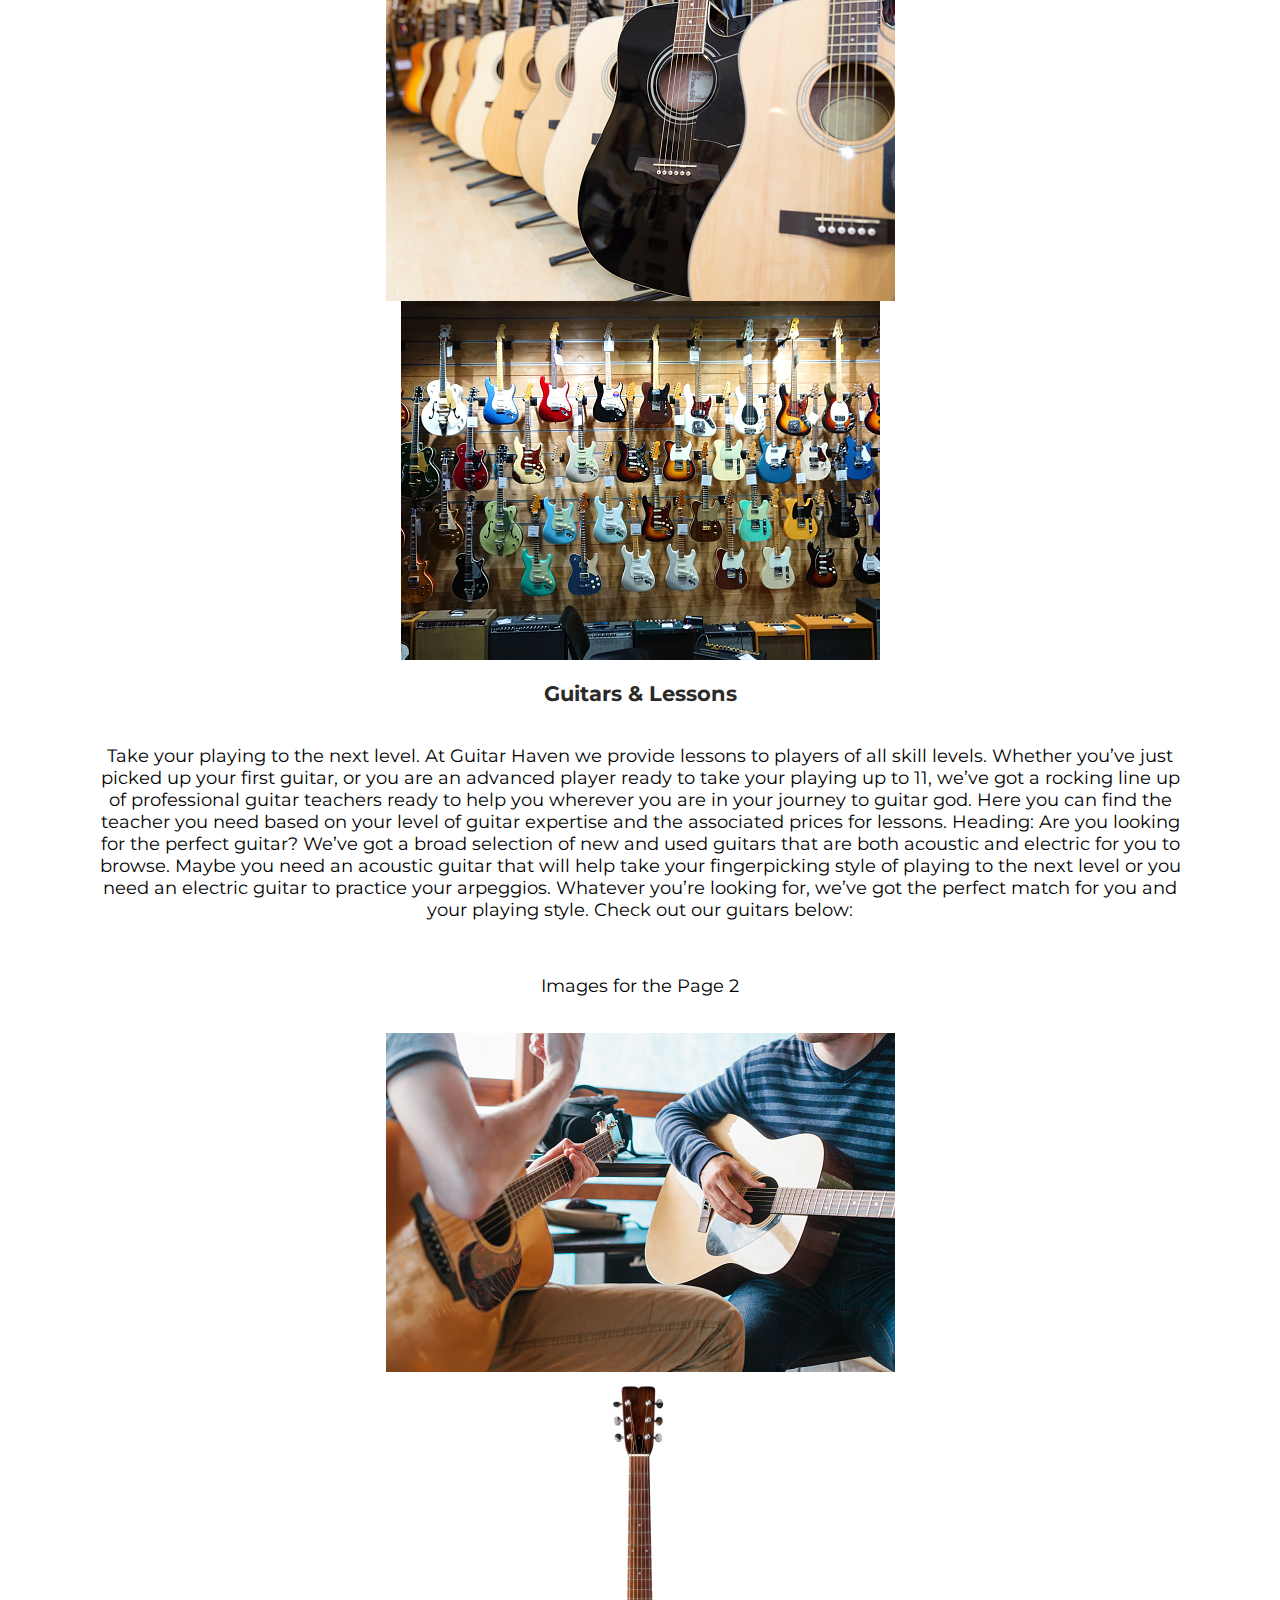
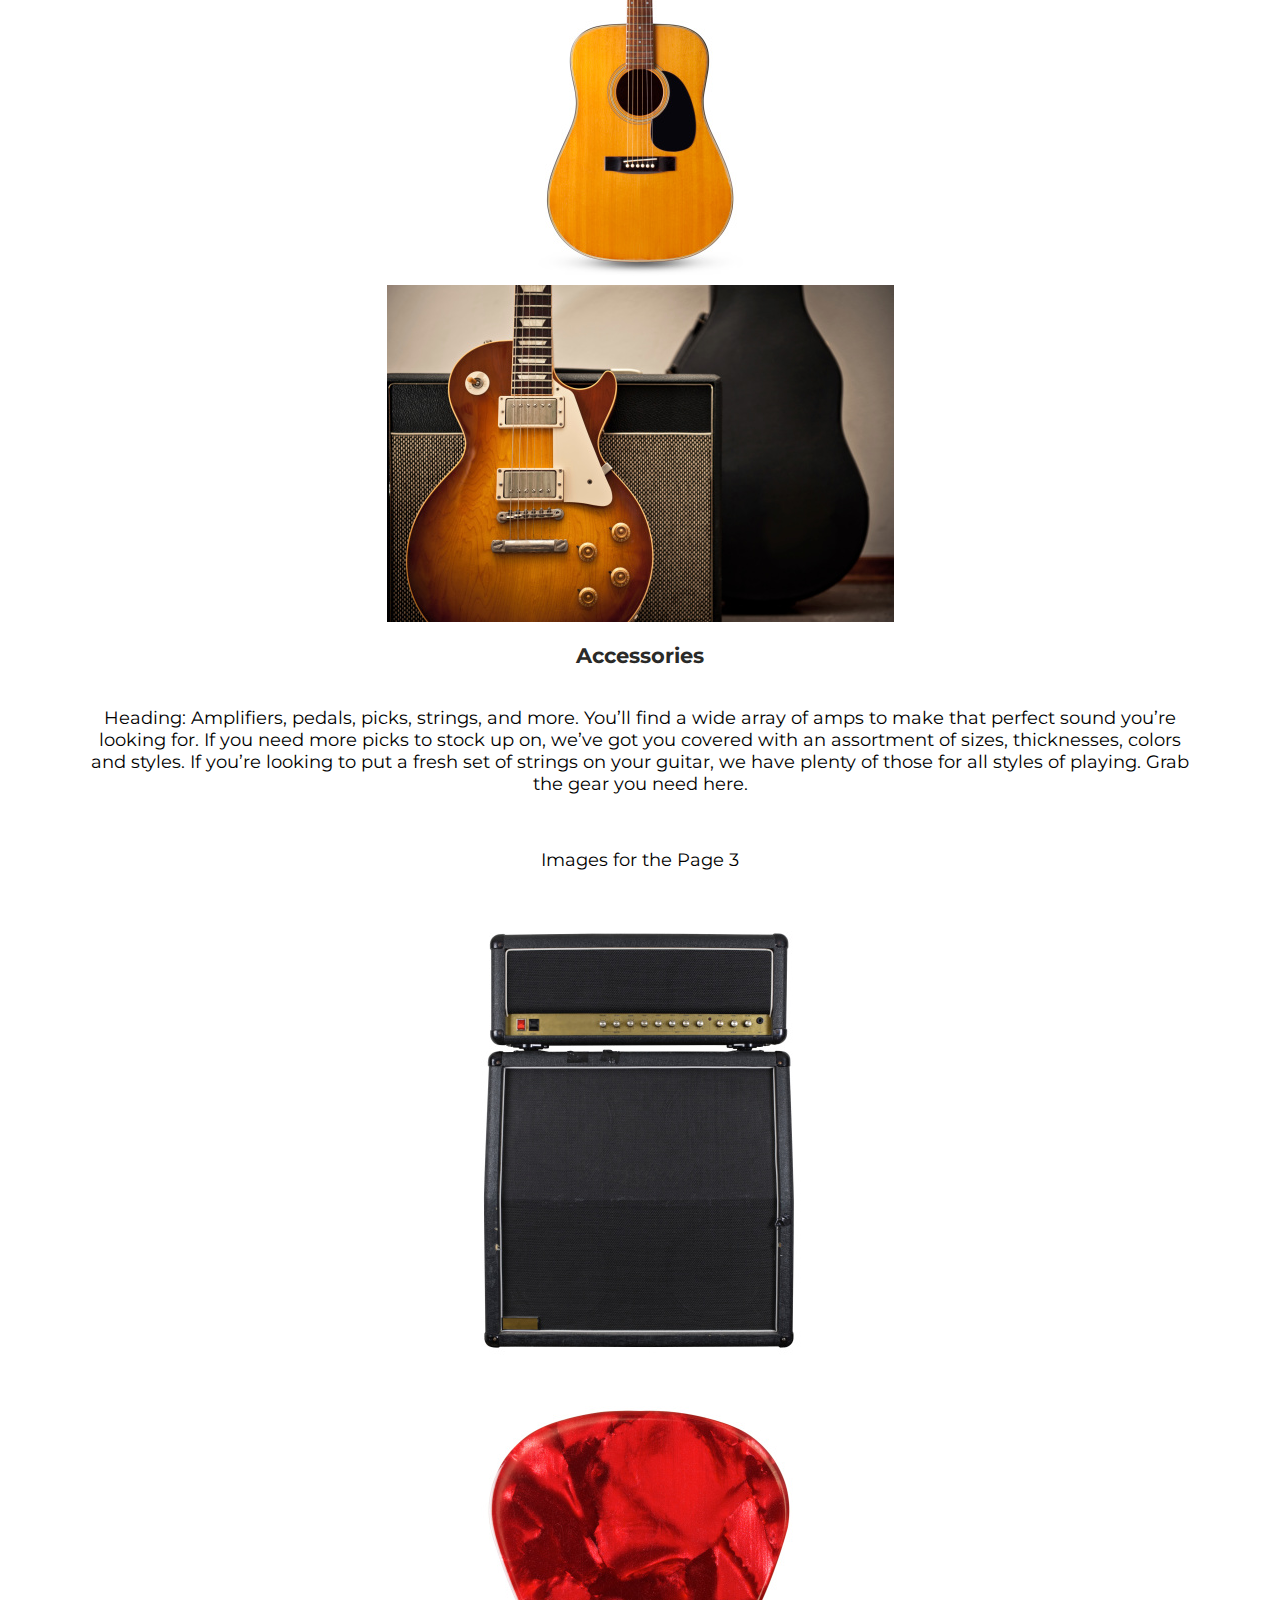
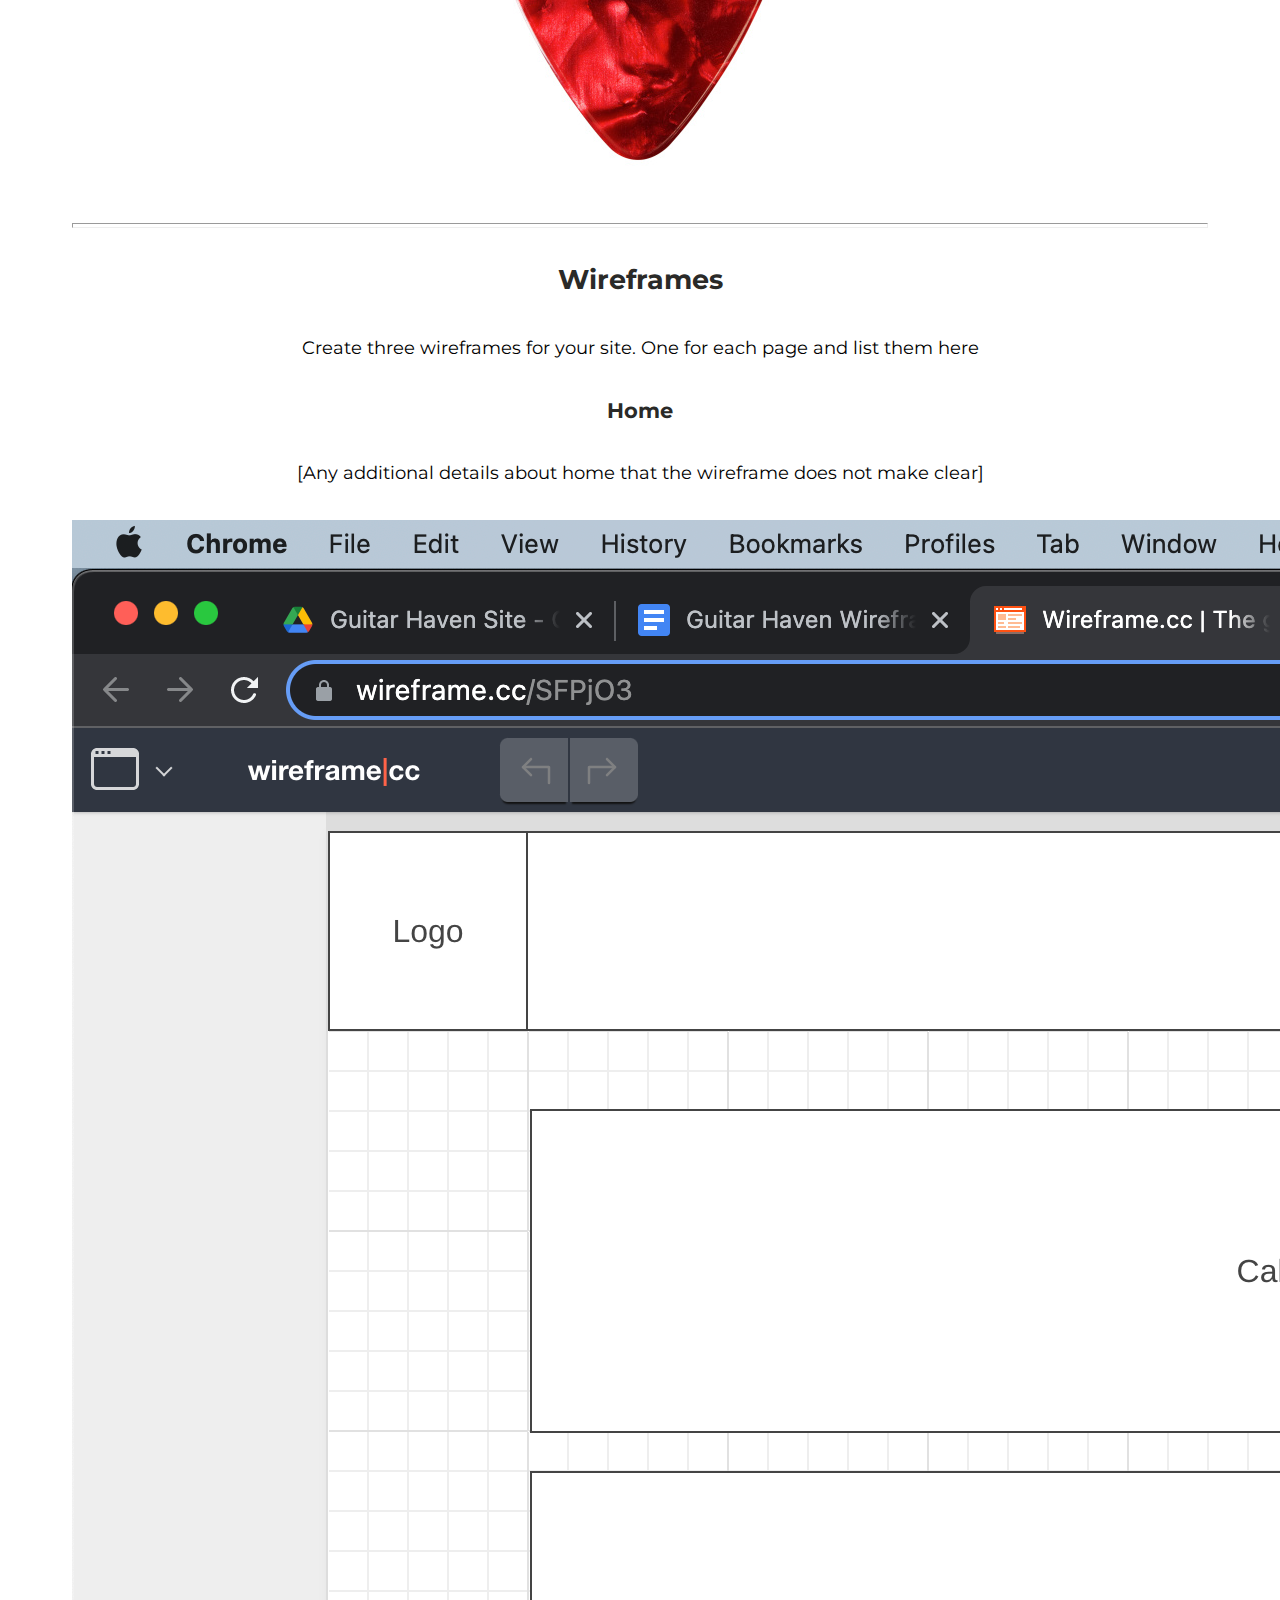
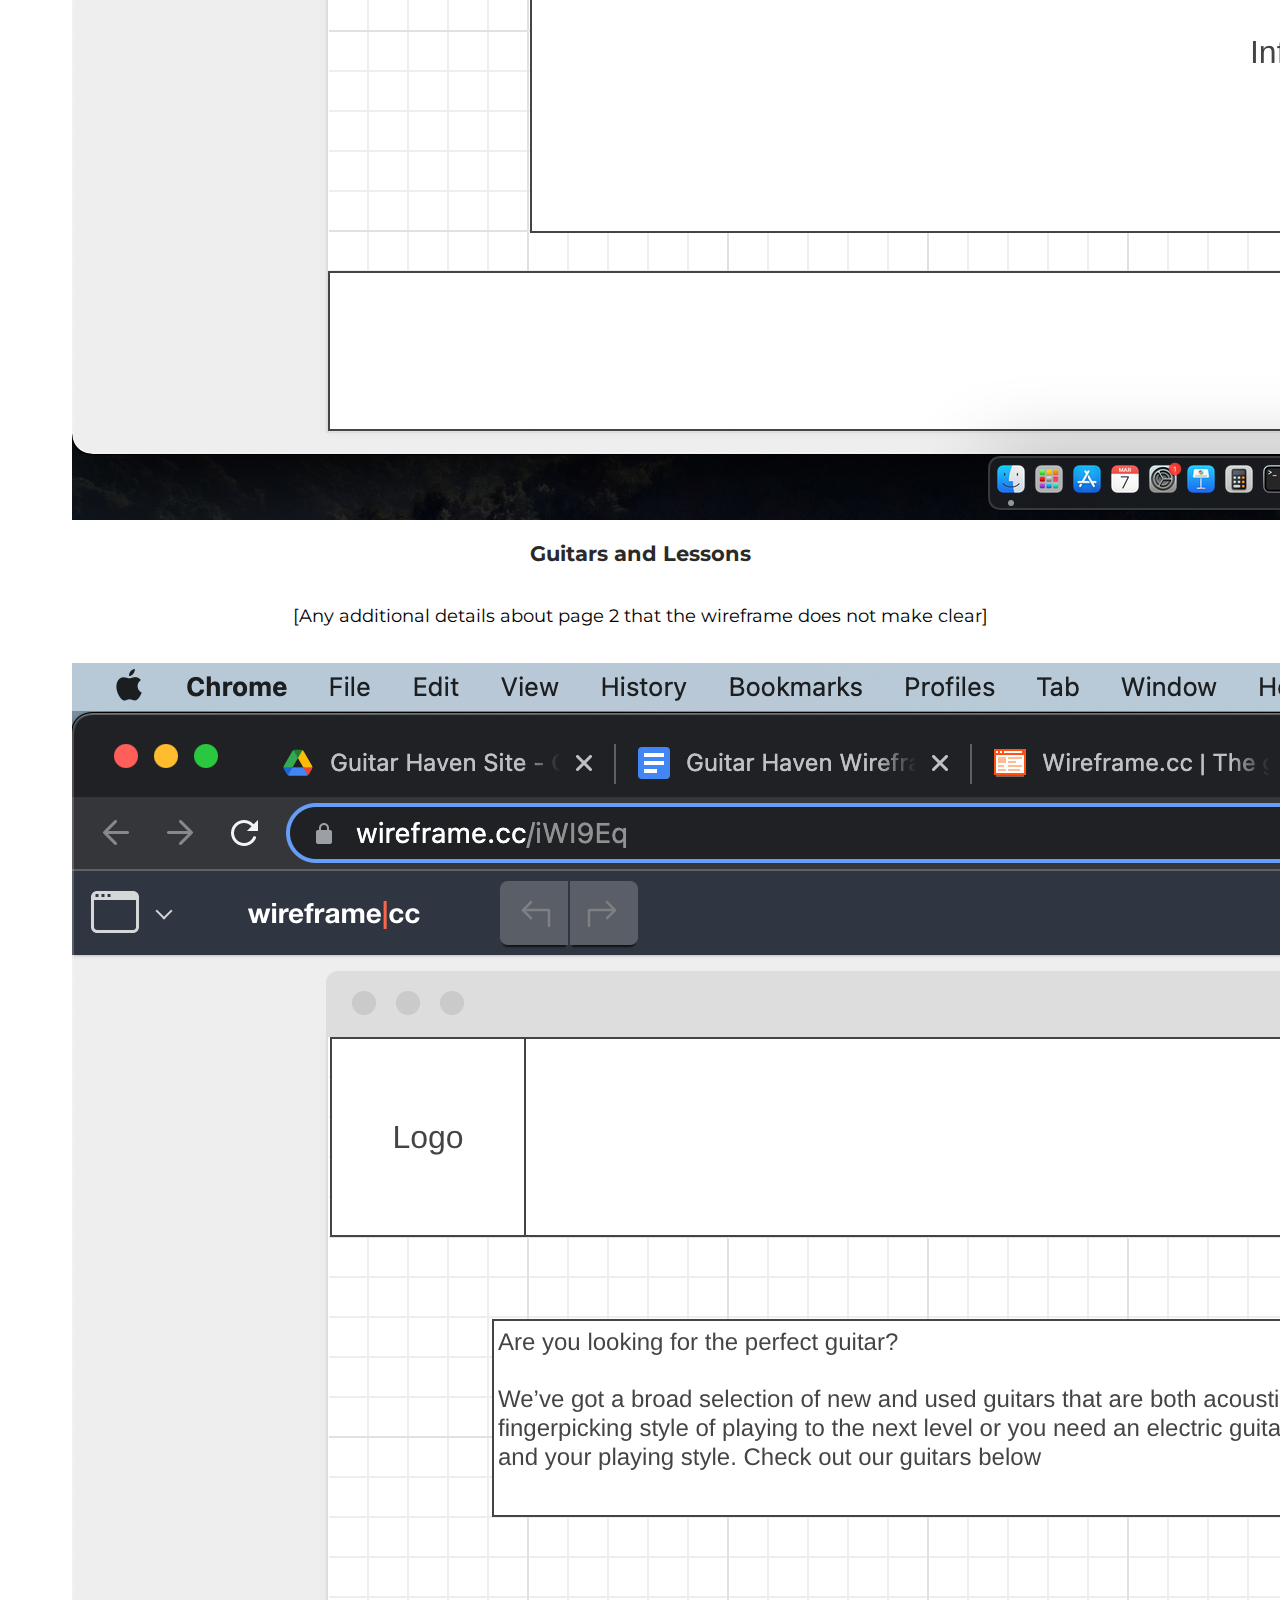
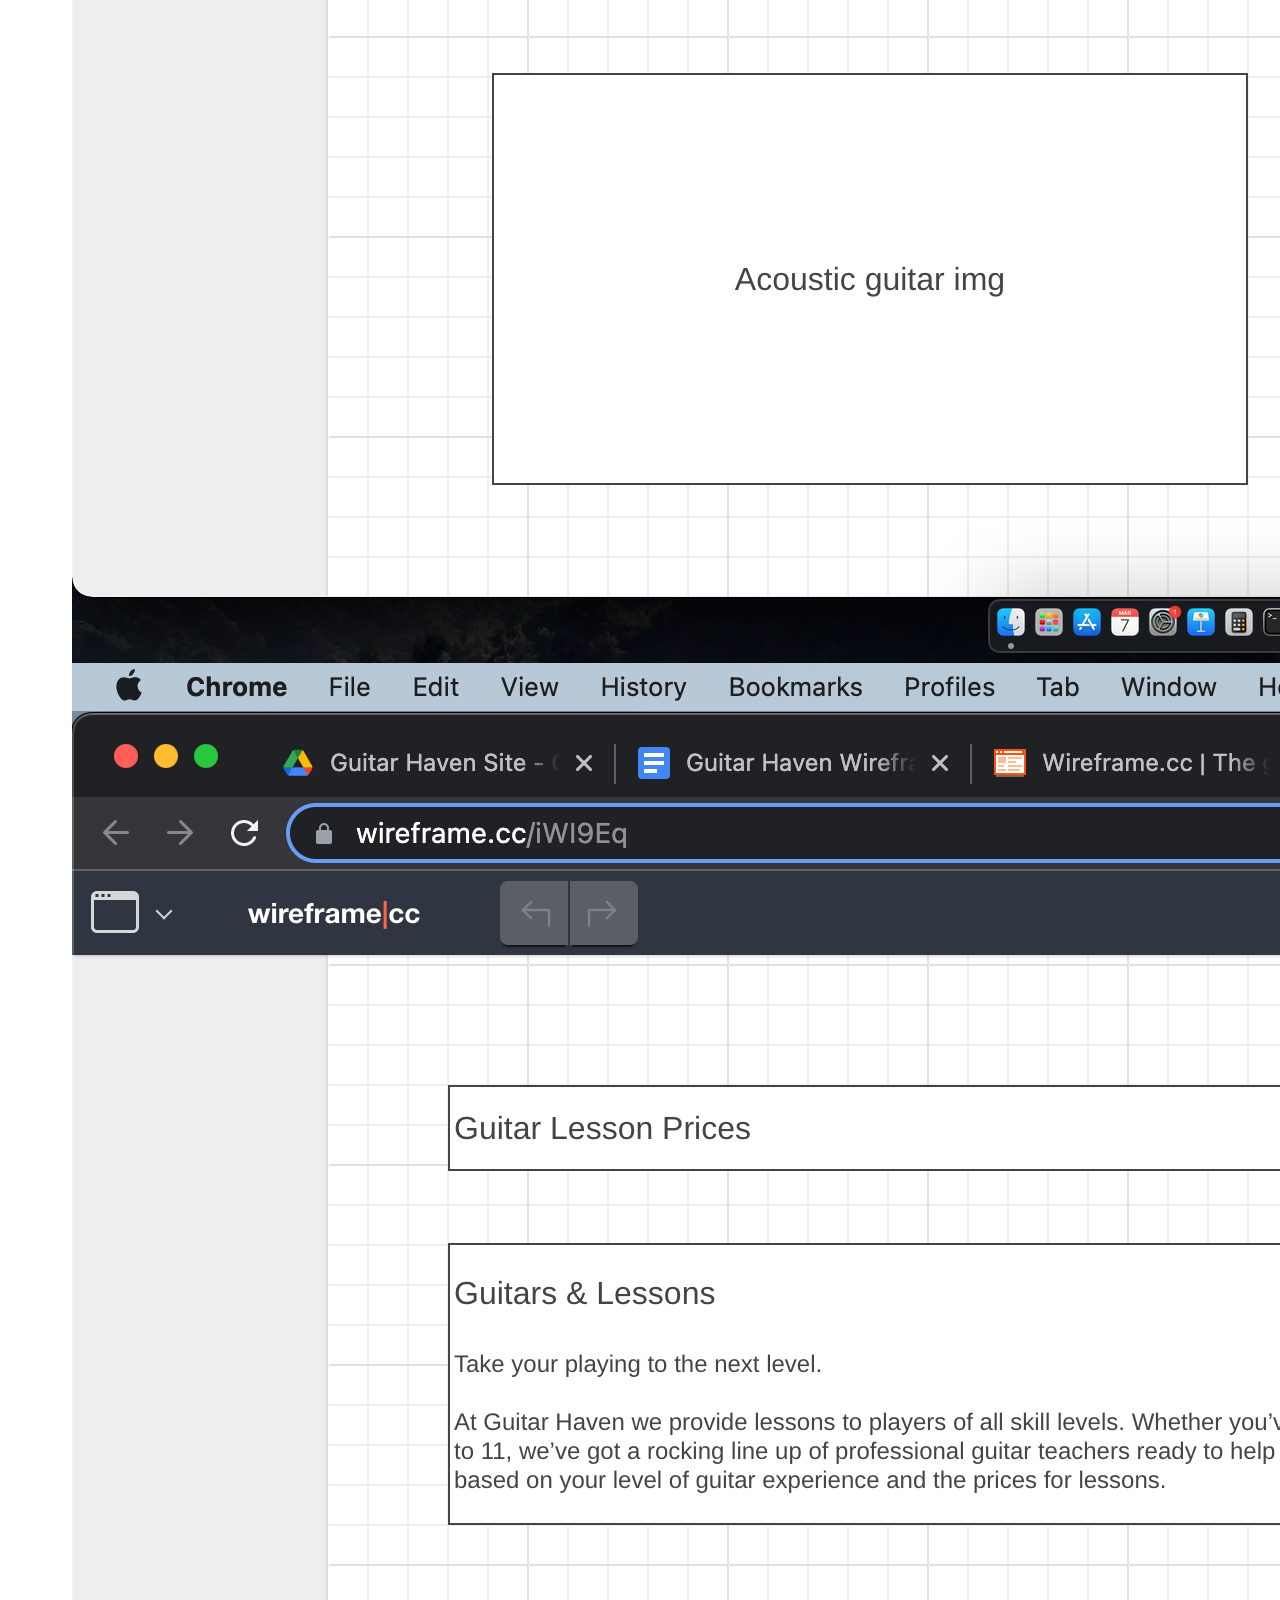
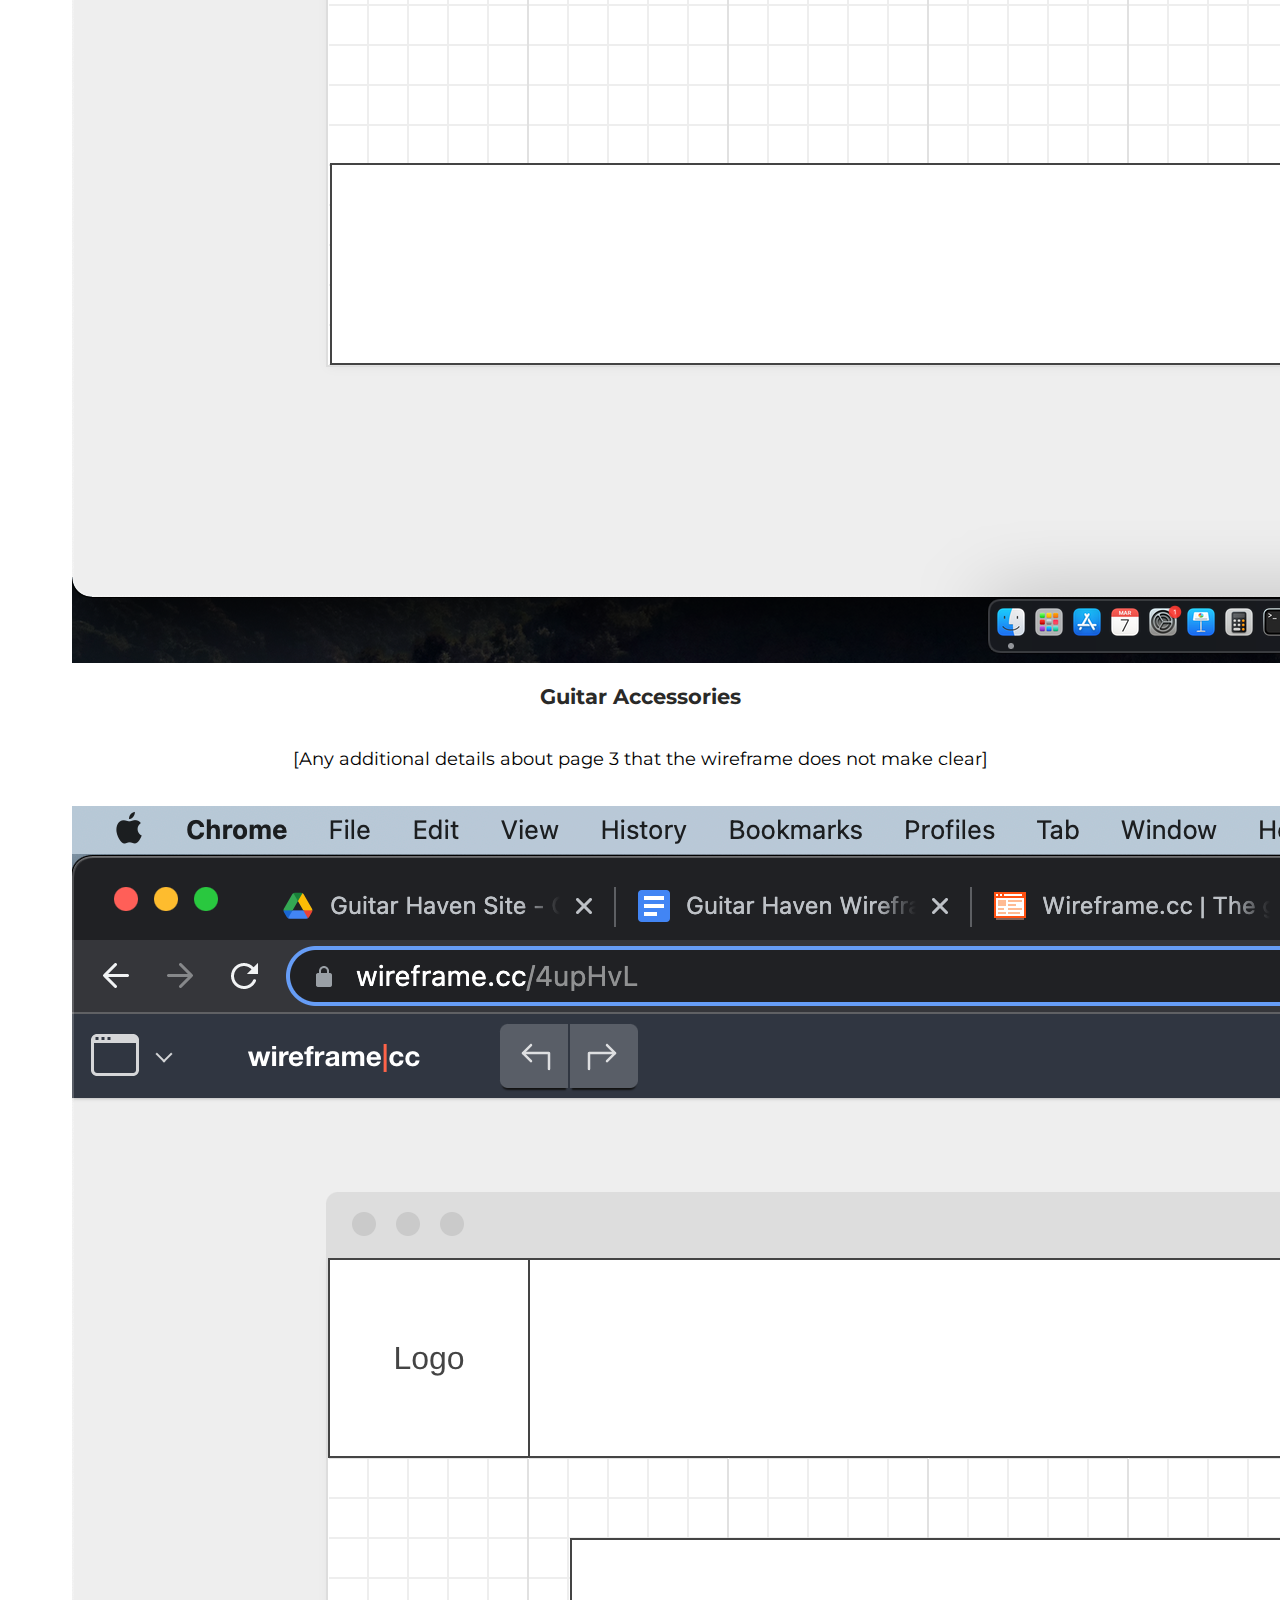
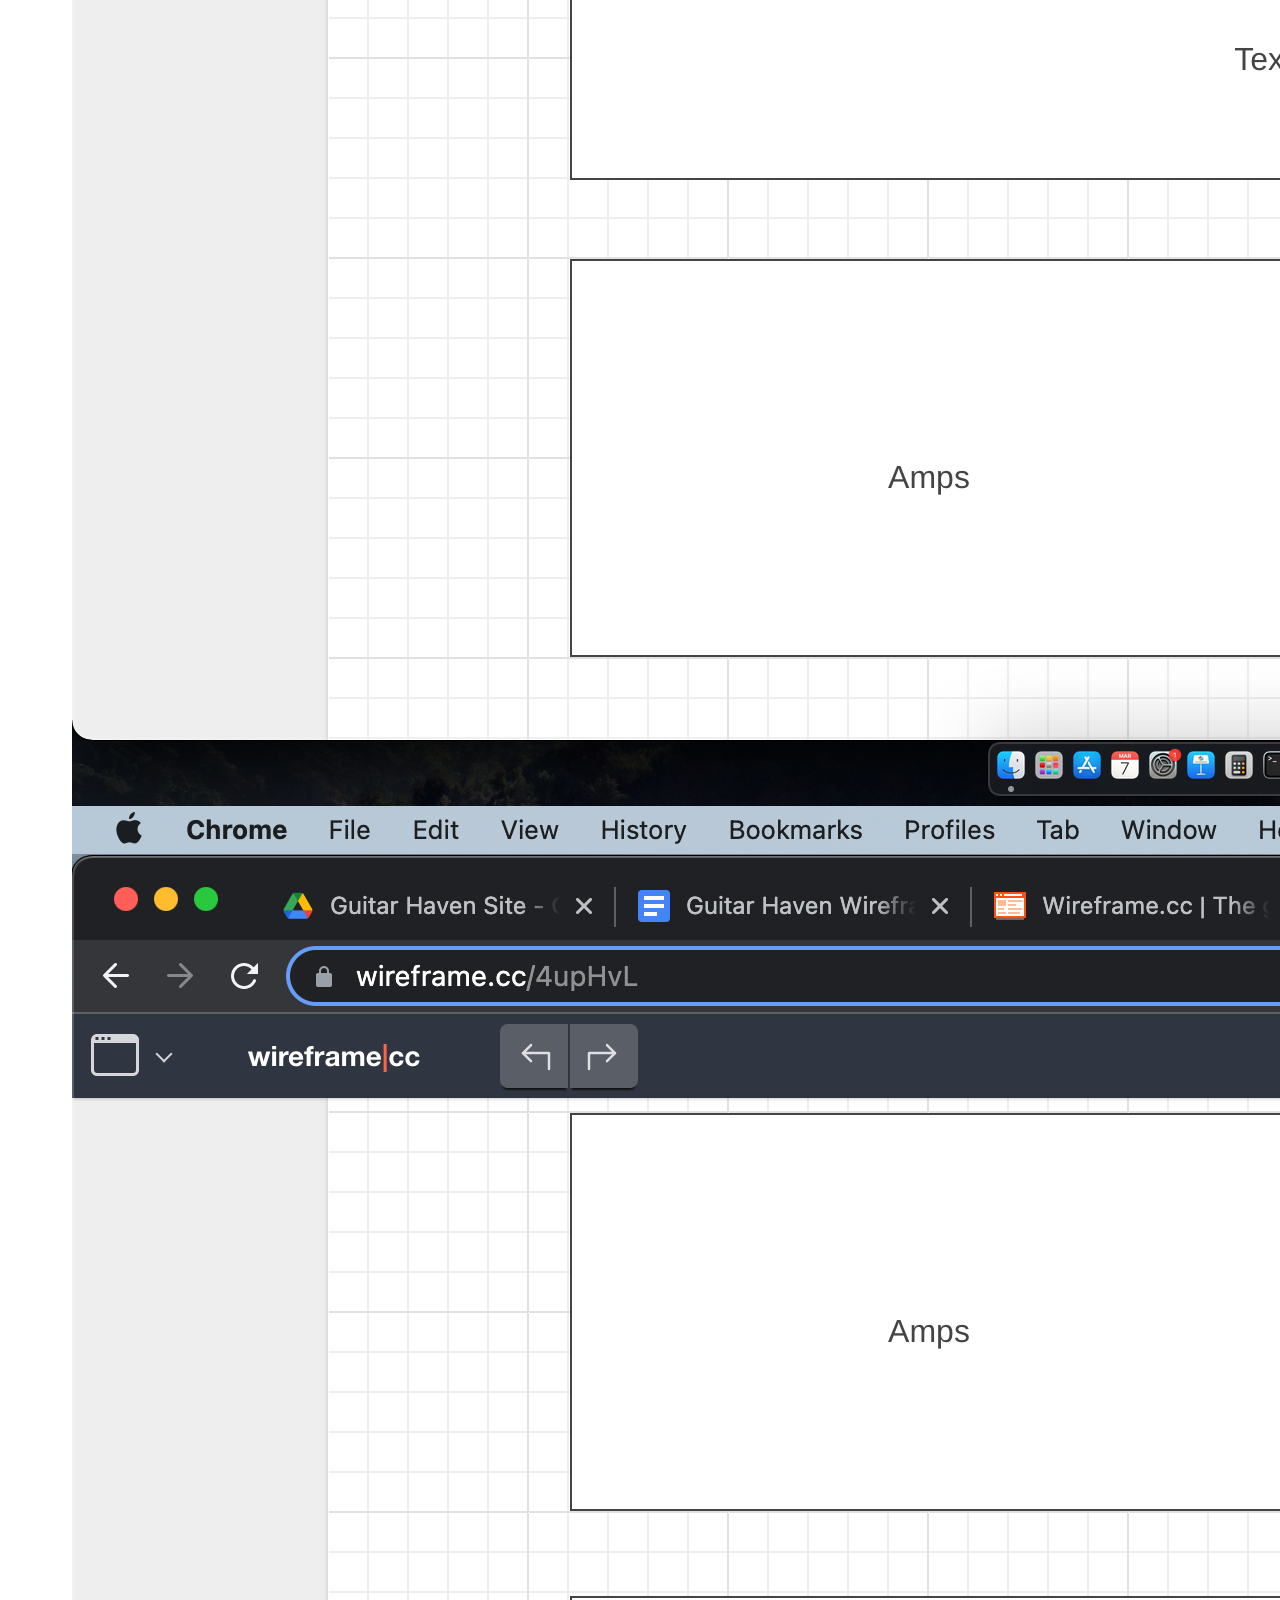
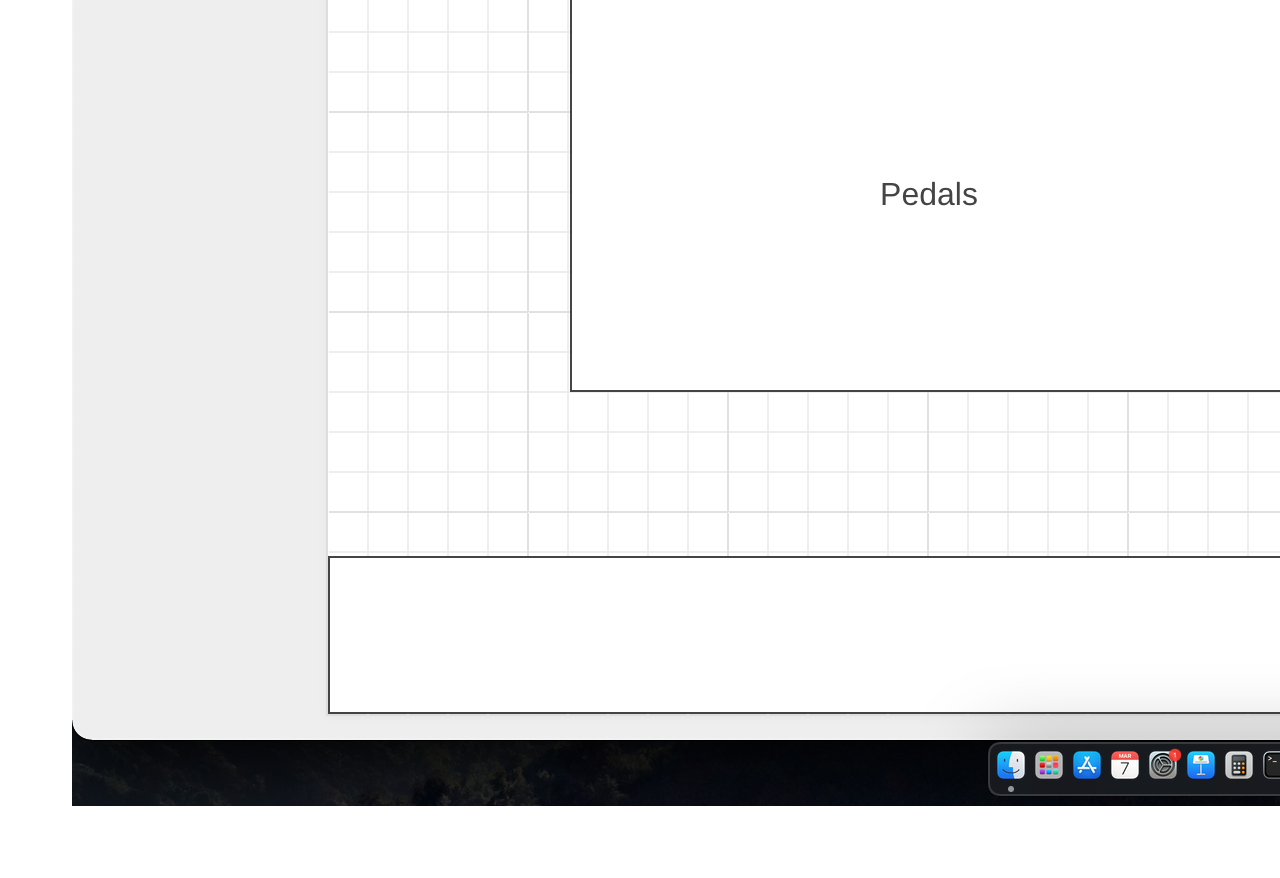
<file: guitarhaven/personalsiteplan.html>
<!DOCTYPE html>
<html lang="en-us">
    
  <head>
    <meta charset="utf-8">
    <title>Site Plan</title>
    <link type="text/css" rel="stylesheet" href="styles/site-plan.css">
  </head>
  

  <body>
    <header>
      <h1>Guitar Haven Site Plan</h1> 
      <h2>Cameron Reed</h2>
      <h2>WDD 130</h2>
      <!-- In the header above, add the name or your site, your name and class number. For example if you are in section 3 you would put WDD 130.03 -->
    </header>
    <main>

      <!-- ------------------------Steps 2-3------------------------------ -->
      <hr>
      <h2>Overview</h2>
      <h3>Purpose</h3>
      <p>Playing just any guitar is fun. But what if that guitar sounded perfect, 
          looked perfect and fit perfectly in your arms? What if that guitar perfectly 
          complemented you and your playing style? What if you needed to upgrade your playing skills?
          Whether you’re looking for warm 
          acoustic tones, or the sharp twang of an electric guitar, the guitar you want is waiting 
          for you at Guitar Haven. We sell and trade guitars, guitar strings, picks,
           and capos as well as offer lessons and tuning for everything from the used 
           and old to the newest and best. Everything you could want or need for your 
           guitar is here at Guitar Haven.</p>  

      <h3>Audience</h3>
      <p>The intended audience of this site is for guitar players of all ages and skill sets. This site will 
          lend itself to helping new guitar players find their first guitar, set of picks, capos and any other 
          accessories they need. For the more experienced players, they will be able to shop, browse, and 
          stay up to date on the latest guitar models and related news. 
      </p>  <!-- change this -->

      <hr>
      <h2>Branding</h2>
      <h3>Website Logo</h3>
      <!-- Replace this with some sort of logo for your site.  A logo can be as simple as the name of your site in a nice font :) -->
      <img src="images/Haven.png" alt="Logo image">
      <hr>
      <h2>
        Style Guide
      </h2>

      <!-- ------------------------Steps 4-8------------------------------ -->

      <h3>
        Color Palette
      </h3>
      <!--  The colors you choose for a website are one of the most important decisions you will make. Follow the instructions on the activity in iLearn then return and replace the color codes below with the hex color codes (the 6 digit numbers that show at the bottom of each color) for the colors you have chosen below.  You should have at least 2 colors but do not have to fill in all 4 if you do not need them.  -->

      <!-- Copy and paste the URL to your finished palette below Make sure to paste it into both spots -->
      Palette URL: <a href="https://coolors.co/2a2a28-7f1015-ef992c-ffffff" target="_blank">https://coolors.co/396e94-e7c24f-a43312-381d2a-aabd8c</a>


      <table class="colors">
        <tr><th>Primary</th><th>Secondary</th><th>Accent 1</th><th>Accent 2</th></tr>
        <!-- Replace the numbers in the boxes below with your hex color codes. Then switch to the site-plan.css file and change your colors there as well. -->
        <tr><td class="primary">[2A2A28]</td><td class="secondary">[#7F1015]</td><td class="accent1">[#FFFFFF]</td><td class="accent2"></td></tr>
      </table>

      <!-- ------------------------Step 9------------------------------ -->

      <h3>
        Typography
      </h3>
      <!-- Choose a font for your paragraphs (body copy) and headlines. What font(s) have you chosen? Why did you choose what you did?  Make sure to review the list of web safe fonts at W3Schools.org as a starting point.  Think also about which of your colors above you might use for background and font colors. -->

      <h4>
        Heading Font: Montserrat  <!-- change this -->
      </h4>
      <h4>
        Paragraph Font: Montserrat  <!-- change this -->
      </h4>
      <h3>
        Normal paragraph example
      </h3>
      <p>
        Lorem ipsum dolor sit amet, consectetur adipiscing elit, sed do eiusmod tempor incididunt ut labore et dolore magna aliqua. Ut enim ad minim veniam, quis nostrud exercitation ullamco laboris nisi ut aliquip ex ea commodo consequat. Duis aute irure dolor in reprehenderit in voluptate velit esse cillum dolore eu fugiat nulla pariatur. Excepteur sint occaecat cupidatat non proident, sunt in culpa qui officia deserunt mollit anim id est laborum.
      </p>
      <h3>
        Colored paragraph example
      </h3>
      <p class="colored">
        Lorem ipsum dolor sit amet, consectetur adipiscing elit, sed do eiusmod tempor incididunt ut labore et dolore magna aliqua. Ut enim ad minim veniam, quis nostrud exercitation ullamco laboris nisi ut aliquip ex ea commodo consequat. 
      </p>

      <!-- ------------------------Step 10------------------------------ -->

      <h3>
        Navigation
      </h3>
      <!-- Think about how you want your navigation bar to look. In the site-plan.css file change the colors to your colors to get the look you desire. --> 
      <nav>
        <a href="#">Home</a>
        <a href="#">Guitars & Lessons</a>
        <a href="#">Accessories</a>
      </nav>
      <hr>
      <h2>
        Site Map
      </h2>
      <div class="sitemap">
        <div class="sm-home">
          Home
        </div>
        <div class="sm-page2">
          Guitars & Lessons <!-- change this -->
        </div>
        <div class="sm-page3">
          Accessories  <!-- change this -->
        </div>

        <div class="top">
          &nbsp;
        </div>
        <div class="left">
          &nbsp;
        </div>
        <div class="right">
          &nbsp;
        </div>

      </div>

      <!-- --------Content Section -------------- -->
      <hr>
      <h2>
        Content
      </h2>
      <h3>Home page</h3>
      <p>
        Playing just any guitar is fun. But what if that guitar sounded perfect, looked perfect and fit perfectly in your arms? What if that guitar perfectly complemented you and your playing style? Whether you’re looking for warm acoustic tones, or sharp twang of an electric guitar, that guitar is waiting for you here at Guitar Haven. We sell and trade guitars, guitar strings, picks, and capos as well as offer lessons and tuning for everything from the used and old to the newest and best. Everything you could want or need for your guitar is waiting for you.  
]
      </p>
      <p>Images for the Home page</p>
        <img src="images/guitarhomepage.jpeg" alt="image for homepage">
        <img src="images/guitarhomepage2.jpeg" alt="image for homepage">

      </ul>
      <h3>Guitars & Lessons</h3>
      <p>
        Take your playing to the next level. 

At Guitar Haven we provide lessons to players of all skill levels. Whether you’ve just picked up your first guitar, or you are an advanced player ready to take your playing up to 11, we’ve got a rocking line up of professional guitar teachers ready to help you wherever you are in your journey to guitar god. Here you can find the teacher you need based on your level of guitar expertise and the associated prices for lessons. 

Heading: Are you looking for the perfect guitar? 

We’ve got a broad selection of new and used guitars that are both acoustic and electric for you to browse. Maybe you need an acoustic guitar that will help take your fingerpicking style of playing to the next level or you need an electric guitar to practice your arpeggios. Whatever you’re looking for, we’ve got the perfect match for you and your playing style. Check out our guitars below: 

      </p>
      <p>Images for the Page 2</p>
        <img src="images/lesson1.jpeg" alt="image for page">
        <img src="images/acousticguitar.jpeg" alt="Acoustic Guitar">
        <img src="images/electricguitar.jpeg" alt="Electric Guitar">

      </ul>
      <h3>Accessories</h3>
      <p>
        Heading: Amplifiers, pedals, picks, strings, and more. 

        You’ll find a wide array of amps to make that perfect sound you’re looking for.  If you need more picks to stock up on, we’ve got you covered with an assortment of sizes, thicknesses, colors and styles. If you’re looking to put a fresh set of strings on your guitar, we have plenty of those for all styles of playing. Grab the gear you need here.
              </p>
      <p>Images for the Page 3</p>
        <img src="images/guitaramp.jpeg" alt="Guitar Amp">
        <img src="images/guitarpick.jpeg" alt="Guitar Pick">

      </ul>
      <hr>
      <h2>
        Wireframes
      </h2>
      <p>
        Create three wireframes for your site. One for each page and list them here</p>

      <h3>Home</h3>
      <p>         
        [Any additional details about home that the wireframe does not make clear]
      </p>
      <img src="images/home.png" alt="home page wireframe">

      <h3>Guitars and Lessons</h3>
      <p>         
        [Any additional details about page 2 that the wireframe does not make clear]
      </p>
      <img src="images/guitarsandlessons1.png" alt="page 2 wireframe">
      <img src="images/guitarsandlessons2.png" alt="page 2 wireframe">

      <h3>Guitar Accessories</h3>
      <p>         
        [Any additional details about page 3 that the wireframe does not make clear]
      </p>
      <img src="images/accessories1.png" alt="page 3 wireframe">
      <img src="images/accessories2.png" alt="page 3 wireframe">

    </main>
  </body>

</html>
</file>
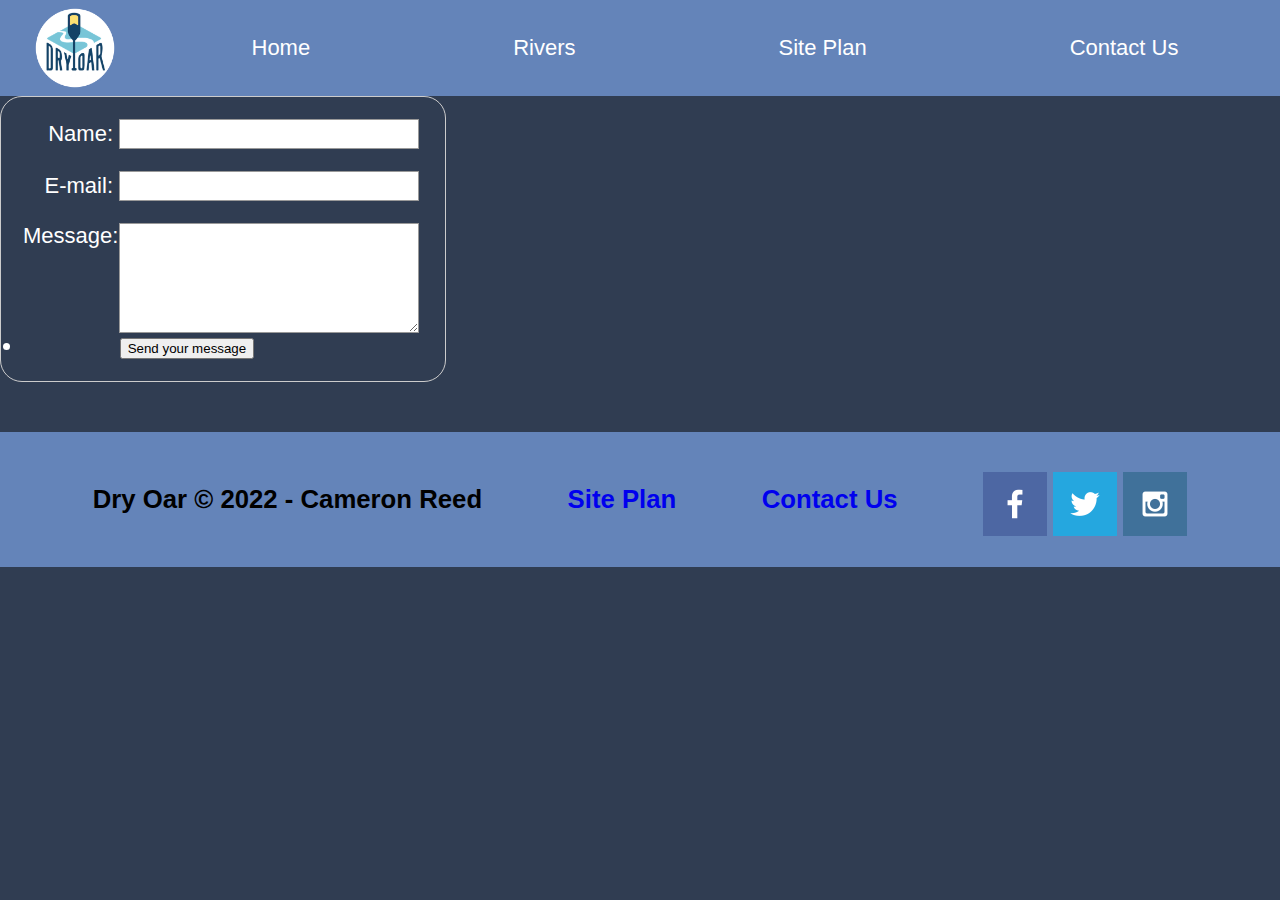
<file: wwr/contactus.html>
<!DOCTYPE html>
<html lang="en">
<head>
    <meta charset="UTF-8">
    <meta http-equiv="X-UA-Compatible" content="IE=edge">
    <meta name="viewport" content="width=device-width, initial-scale=1.0">
    <title>Contact Us</title>
    <link rel='stylesheet' href="styles/style.css">
</head>
<body>
    <div id='content'>
    <header>
        <a href='index.html' id='logo_link'>
            <img class='logo' src='images/logo.png' alt='Dry Oar Logo'></a>
        <nav>
            <a href='index.html'>Home</a>
            <a href="#">Rivers</a>
            <a href='site-plan-rafting.html'>Site Plan</a>
            <a href='contactus.html'>Contact Us</a> 
        </nav>
    </header>

    
    <main class='home-grid'>
       <div id='feedback'></div>
       <form action="/my-handling-form-page" method="post">
        <ul>
         <li>
           <label for="name">Name:</label>
           <input type="text" id="name" name="user_name" />
         </li>
         <li>
           <label for="mail">E-mail:</label>
           <input type="email" id="mail" name="user_email" />
         </li>
         <li>
           <label for="msg">Message:</label>
           <textarea id="msg" name="user_message"></textarea>
         </li>
        </ul>
        <li class="button">
            <button type="submit">Send your message</button>
          </li>
       </form>
       
    </main>


    <footer>
        <h3>Dry Oar &copy; 2022 - Cameron Reed</h3>
        <h3><a href='site-plan-rafting.html'>Site Plan</a></h3>
        <h3><a href=contactus.html>Contact Us</a></h3>
        <div class='social'>
            <a href='facebook.com' target="_blank"><img src='images/facebook.png' alt='FB Icon'></a>
            <a href='twitter.com' target="_blank"><img src='images/twitter.png' alt='Twitter Icon'></a>
            <a href='instagram.com' target="_blank"><img src='images/instagram.png' alt='Instagram Icon'></a>
        </div>
    </footer>
    </div>

    <script>
        // get the feedback div element so we can do something with it.
        const feedbackElement = document.getElementById('feedback');
        // get the form so we can read what was entered in it.
        const formElement = document.forms[0];
        // add a 'listener' to wait for a submission of our form. When that happens run the code below.
        formElement.addEventListener('submit', function(e) {
            // stop the form from doing the default action.
            e.preventDefault();
            // set the contents of our feedback element to a message letting the user know the form was submitted successfully. Notice that we pull the name that was entered in the form to personalize the message!
            feedbackElement.innerHTML = 'Hello '+ formElement.user_name.value +'! Thank you for your message. We will get back with you as soon as possible!';
            // make the feedback element visible.
            feedbackElement.style.display = "block";
            // add a class to move everything down so our message doesn't cover it.
            document.body.classList.toggle('moveDown');
        });
    </script>
</body>
</html>
</file>
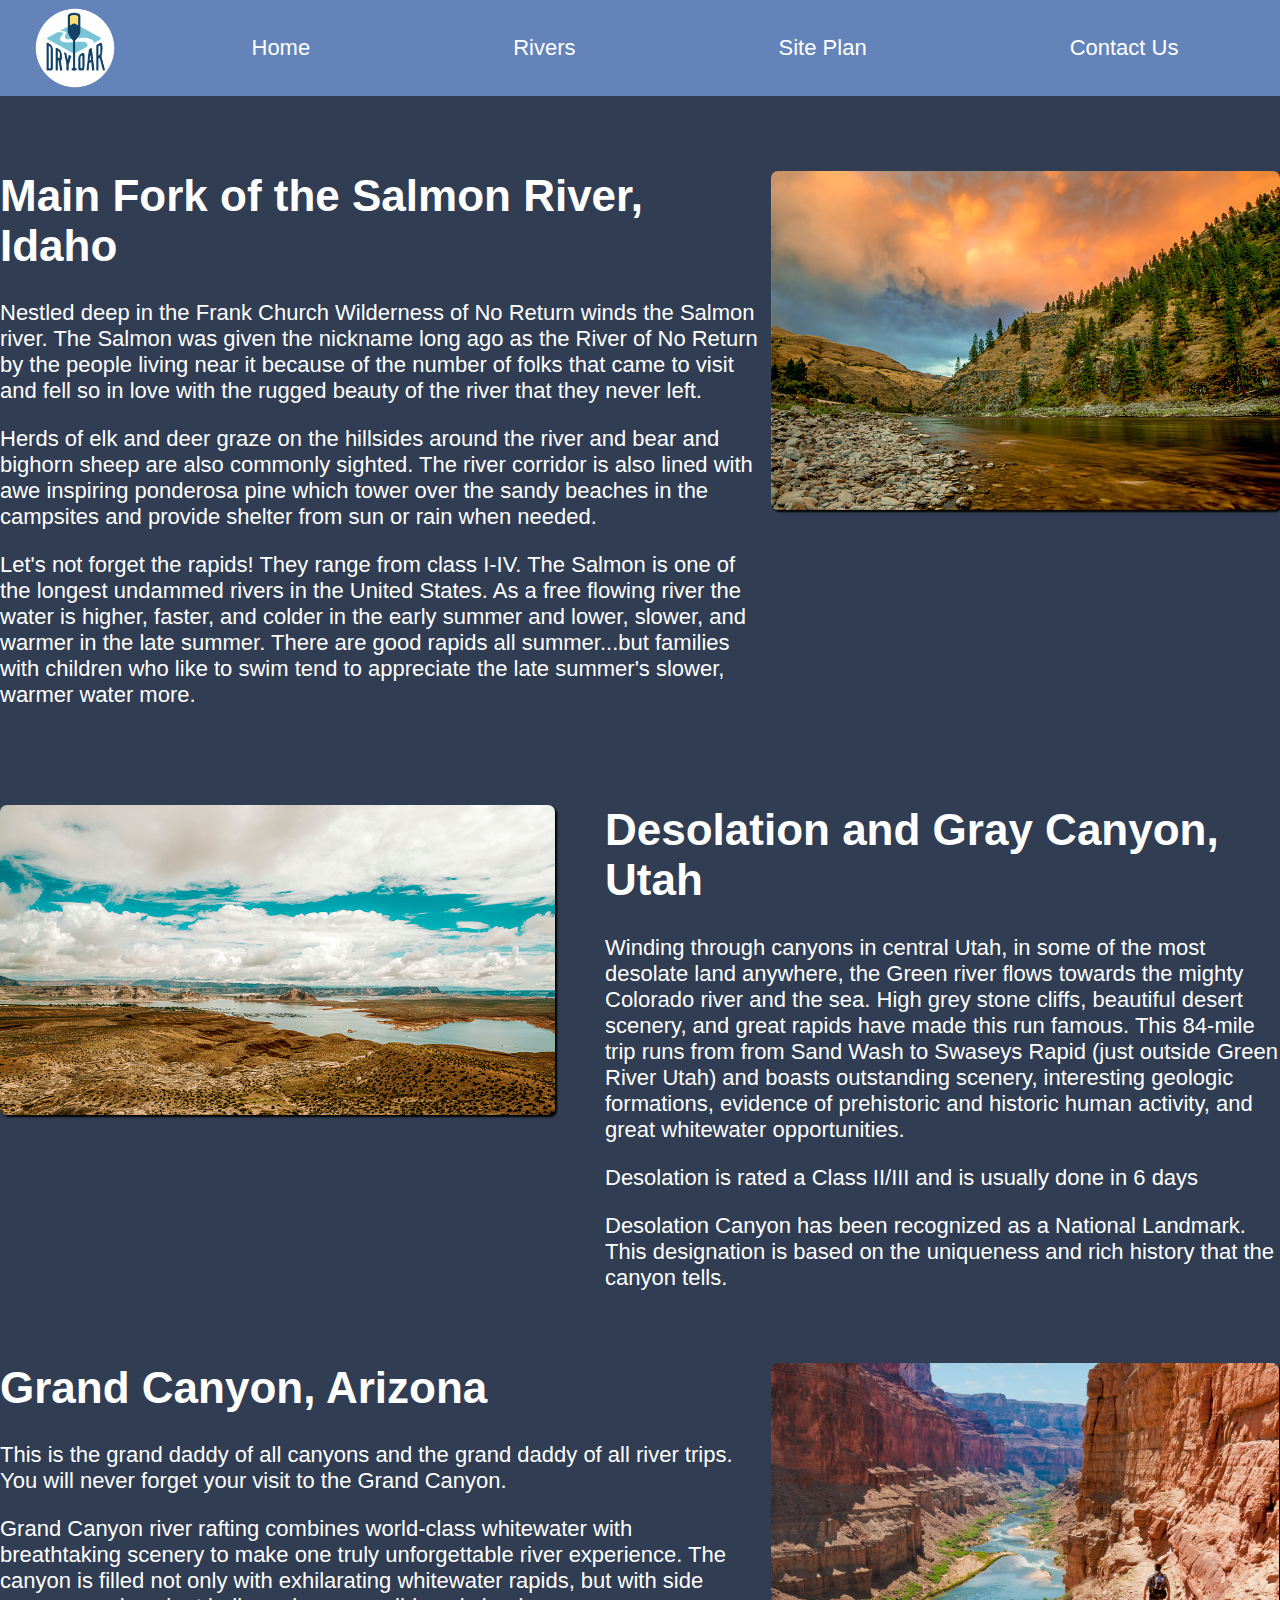
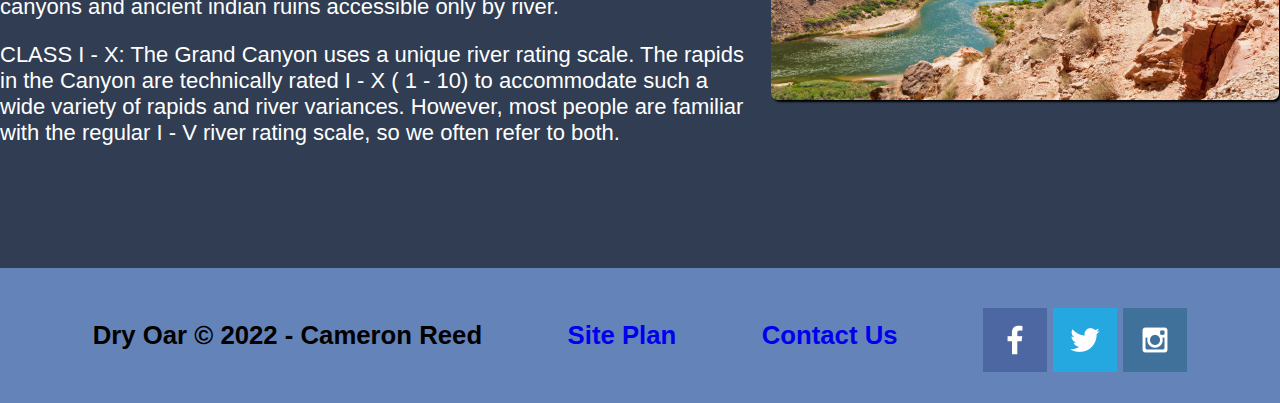
<file: wwr/rivers.html>
<!DOCTYPE html>
<html lang="en">
<head>
    <meta charset="UTF-8">
    <meta http-equiv="X-UA-Compatible" content="IE=edge">
    <meta name="viewport" content="width=device-width, initial-scale=1.0">
    <title>Whitewater Rafting Vacations | Dry Oar Boating | Home</title>
    <link rel='stylesheet' href="styles/style.css">
</head>
<body>
    <div id='content'>
    <header>
        <a href='index.html' id='logo_link'>
            <img class='logo' src='images/logo.png' alt='Dry Oar Logo'></a>
        <nav>
            <a href='index.html'>Home</a>
            <a href="#">Rivers</a>
            <a href='site-plan-rafting.html'>Site Plan</a>
            <a href='contactus.html'>Contact Us</a> 
        </nav>
    </header>
    
    <div class='rivers'>
        <div class='salmon-river'>
            <h1 class='rivers-headings'>Main Fork of the Salmon River, Idaho</h1>
            <p class='rivers-text'>Nestled deep in the Frank Church Wilderness of No Return winds the Salmon river. The Salmon was given the nickname long ago as the River of No Return by the people living near it because of the number of folks that came to visit and fell so in love with the rugged beauty of the river that they never left.
            </p>

            <p class='rivers-text'>
                Herds of elk and deer graze on the hillsides around the river and bear and bighorn sheep are also commonly sighted. The river corridor is also lined with awe inspiring ponderosa pine which tower over the sandy beaches in the campsites and provide shelter from sun or rain when needed.
            </p>
            <p class='rivers-text'>
                Let's not forget the rapids! They range from class I-IV. The Salmon is one of the longest undammed rivers in the United States. As a free flowing river the water is higher, faster, and colder in the early summer and lower, slower, and warmer in the late summer. There are good rapids all summer...but families with children who like to swim tend to appreciate the late summer's slower, warmer water more.
            </p>
        </div>
        <img src='images/salmonriver.jpeg' class='salmon-river-img' alt='Image of the Salmon River, Idaho.'>
        
        <div class='gray-canyon-river'>
            <h1 class='rivers-headings'>Desolation and Gray Canyon, Utah</h1>
            <p class='rivers-text'>Winding through canyons in central Utah, in some of the most desolate land anywhere, the Green river flows towards the mighty Colorado river and the sea. High grey stone cliffs, beautiful desert scenery, and great rapids have made this run famous. This 84-mile trip runs from from Sand Wash to Swaseys Rapid (just outside Green River Utah) and boasts outstanding scenery, interesting geologic formations, evidence of prehistoric and historic human activity, and great whitewater opportunities.
            </p>
            <p class='rivers-text'>
                Desolation is rated a Class II/III and is usually done in 6 days
            </p>
            <p class='rivers-text'>
                Desolation Canyon has been recognized as a National Landmark.  This designation is based on the uniqueness and rich history that the canyon tells.
            </p>
            </div>   
        <img src='images/graycanyon.jpeg' class='gray-canyon-img' alt='Image of Desolation and Gray Canyon, Utah.'>
        
        <div class='grand-canyon-river'>
            <h1 class='rivers-headings'>Grand Canyon, Arizona</h1>
            <p class='rivers-text'>This is the grand daddy of all canyons and the grand daddy of all river trips. You will never forget your visit to the Grand Canyon.
            </p>
            <p class='rivers-text'>
                Grand Canyon river rafting combines world-class whitewater with breathtaking scenery to make one truly unforgettable river experience. The canyon is filled not only with exhilarating whitewater rapids, but with side canyons and ancient indian ruins accessible only by river.
            </p>
            <p class='rivers-text'>    
                CLASS I - X: The Grand Canyon uses a unique river rating scale. The rapids in the Canyon are technically rated I - X ( 1 - 10) to accommodate such a wide variety of rapids and river variances. However, most people are familiar with the regular I - V river rating scale, so we often refer to both.
            </p>
        </div>        
            <img src='images/grandcanyon.jpeg' class='grand-canyon-img' alt='Image of the Grand Canyon, Arizona.'>

    </div>
    <main class='home-grid'>
       
    </main>
    <footer>
        <h3>Dry Oar &copy; 2022 - Cameron Reed</h3>
        <h3><a href='site-plan-rafting.html'>Site Plan</a></h3>
        <h3><a href=contactus.html>Contact Us</a></h3>
        <div class='social'>
            <a href='facebook.com' target="_blank"><img src='images/facebook.png' alt='FB Icon'></a>
            <a href='twitter.com' target="_blank"><img src='images/twitter.png' alt='Twitter Icon'></a>
            <a href='instagram.com' target="_blank"><img src='images/instagram.png' alt='Instagram Icon'></a>
        </div>
    </footer>
    </div>
</body>
</html>
</file>
<file: guitarhaven/styles/styles.css>
* {
    box-sizing: border-box;
}

body, html {
    height: 100%;
}

header {
    background-color: #6484B9;
    color: black;
    display: grid;
    grid-template-columns: 150px auto;
}

.logo {
    width: 80px;
}

.nav {
    text-align: center;
    margin: 20px 0 0 ;
    padding: 10px 0;
}

#logo_link {
    padding-top: 5px;
    padding-top: 5px;
    justify-self: center;
    align-self: center;
}

.home-img {
    width: 97vw;
    height: 400px;
}

.call-to-action {
    background-color: rgb(0,0,0);
    background-color: rgba(0,0,0,0.4);
    color: white;
    font-weight: bold;
    border: 3px solid #f1f1f1;
    position: absolute;
    width: 80%;
    padding: 20px;
    text-align: center;
    margin-left: 10%;
}

footer {
    background: #2A2A28;
    color: white;
    padding: 25px 50px;
    margin-top: 50px;
    display: flex;
    justify-content: space-around;
    align-items: center;
}

footer a {
    text-decoration: none;
}

footer h3 a:hover {
    text-decoration: underline;
}

footer .social img {
    padding-top: 15px;
}

.blurred-img {
    background-image: url(blurryImg.jpg);
    filter: blue(8px); 
    -webkit-filter: blur(8px);
    height: 100%;
    background-position: center;
    background-repeat: no-repeat;
    background-size: cover;
}

@media screen and (max-width: 900px) {
    #hero, .home-grid {
        display: block;
        height: auto;
    }
    nav, footer {
        flex-direction: column;
    }
    nav a {
        display: block;
        padding: 15px;
    }
    #hero {
        margin-top: 0;
    }
    #hero-msg {
        margin-top: 0;
    }
    #hero-msg h4 {
        display: none;
    }
    .home-title {
        font-size: 25px;
        color: #6f7364;
    }
    .rivers-card, .camping-card, .rapids-card { 
        margin: 50px auto;
        width: 60%;
    }
    #background {
        display: none;
    }
    .mountains, .msg {
        width: 80%;
        display: block;
        margin: 0 auto;
    }
    footer {
        margin-top: 25px;
    }
}
</file>
<file: verticalslider/style.css>
@import url('https://fonts.googleapis.com/css?family=Open+Sans');

* {
    box-sizing: border-box;
}

body {
    font-family: 'Open Sans', sans-serif;
    height: 100vh;
}

.slider-container {
    position: relative;
    overflow: hidden;
    width: 100vw;
    height: 100vh;
}

.left-slide {
    height: 100%;
    width: 35%;
    position: absolute;
    top: 0;
    left: 0;
    transition: transform .5s ease-in-out;
}

.left-slide > div {
    height: 100%;
    width: 100%;
    display: flex;
    flex-direction: column;
    align-items: center;
    justify-content: center;
    color: #fff;
}

.left-slide h1 {
    font-size: 40px;
    margin-bottom: 10px;
    margin-top: -30px;
}

.right-slide {
    height: 100%;
    position: absolute;
    top: 0;
    left: 35%;
    width: 65%;
    transition: transform .5s ease-in-out;

}

.right-slide > div {
    background-repeat: no-repeat;
    background-size: cover;
    background-position: center center;
    height: 100%;
    width: 100%;
}

button {
    background-color: #fff;
    border: none;
    color: #aaa;
    cursor: pointer;
    font-size: 16px;
    padding: 15px;
}

button:hover {
    color: #222;
}

button:focus {
    outline: none;
}

.slider-container .action-buttons button {
    position: absolute;
    left: 35%;
    top: 50%;
    z-index: 100;
}

.slider-container .action-buttons .down-button {
    transform: translateX(-100%);
    border-top-left-radius: 5px;
    border-bottom-left-radius: 5px;
}

.slider-container .action-buttons .up-button {
    transform: translateY(-100%);
    border-top-right-radius: 5px;
    border-bottom-right-radius: 5px;
}
</file>
<file: wwr/styles/style.css>
#content {
    max-width: 1600px;
    margin: 0 auto;
}

body {
    background-color: #303D52;
    color: white;
    font-family: "Bebas Neue" , sans-serif;
    font-size: 22px;
    margin: 0;
    padding: 0;
}

header {
    background-color: #6484B9;
    color: white;
    display: grid;
    grid-template-columns: 150px auto;
}

.home-title {
    font-family: Roboto, Helvetica, sans-serif;
    font-size: 2em;
    margin-top: 10px;
}

.home-grid {
    display: grid;
    grid-template-columns: repeat(10, 1fr);
}

nav {
    display: flex;
    justify-content: space-around;
}

nav a {
    text-decoration: none;
    text-align: center;
    text-decoration: none;
    padding: 35px;
    color: white;
}

nav a:hover {
    background-color: #EB6E1F;
    color: #303D52;
}

.book, .join {
    background-color: #6484B9;
    color: #303D52;
    text-decoration: none;
    padding: 15px 30px;
    margin-top: 50px;
    border-radius: 5px;
}

.book:hover, .join:hover {
    background-color: #EB6E1F;
    color: #303D52;
}

.rivers-card, .camping-card, .rapids-card {
    margin: 200px 0;
}

.rivers-card {
    grid-column: 2/4;
    grid-row: 2/3;
}

.camping-card {
    grid-column: 5/7;
    grid-row: 2/3;
}

.rapids-card {
    grid-column: 8/10;
    grid-row: 2/3;
}

h2 {
    margin: 0;
}

#hero-msg h1, #hero-msg h4 {
    text-align: center;
    font-family: Roboto, Helvetica, sans-serif;
}

.button-box {
    text-align: center;
}

main section {
    text-align: center;
}

main section img {
    box-sizing: border-box;
}

#background {
    height: 725px;
    background-color: #6484B9;
    color: black;
    grid-column: 1/11;
    grid-row: 4/9;
}

.msg {
    background-color: #EB6E1F;
    color: black;
    line-height: 1.5em;
    padding: 35px;
    grid-column: 6/10;
    grid-row: 6/7;
    box-shadow: 5px 5px 10px #6f7364;

}

.msg p {
    padding-bottom: 15px;
}

.join:hover {
    color: white;
}

footer {
    background: #6484B9;
    color: black;
    padding: 25px 50px;
    margin-top: 50px;
    display: flex;
    justify-content: space-around;
    align-items: center;
}

footer a {
    text-decoration: none;
}

footer h3 a:hover {
    text-decoration: underline;
}

footer .social img {
    padding-top: 15px;
}

.logo {
    width: 80px;
}

#logo_link {
    padding-top: 5px;
    padding-top: 5px;
    justify-self: center;
    align-self: center;
}

.icon {
    width: 80px;
    padding: 10px;
}

#hero {
    display: grid;
    grid-template-columns: 1fr 3fr 1fr;
    margin-top: -100px;
}

#hero-box {
    grid-column: 1/4;
    grid-row: 1/3;
    z-index: -1;
}

#hero-msg {
    grid-column: 2/3;
    grid-row: 1/2;
    margin-top: 100px;
}

#hero-img {
    width: 100%;
}

.card-img {
    border: 10px solid #000000;
    transition: transform 5s;
    box-shadow: 5px 5px 10px #6f7364;
    width: 100%;
    margin: 10px auto;
   
}

.card-img:hover {
    opacity: .6;
    transform: scale(1.1);
}

.mountains {
    width: 100%;
    grid-column: 2/7;
    grid-row: 5/8;
    box-shadow: 5px 5px 10px #6f7364;

}

.rivers {
    display: grid;
    grid-template-columns: 3fr;
    grid-template-rows: 3fr;
}

.rivers-headings {
    font-family: "Bebas Neue" , sans-serif;
    margin-top: 0;
}

.rivers-text {
    font-family: Roboto, Helvetica, sans-serif;
}

.salmon-river {
    grid-column: 1/3;
    grid-row: 1/2;
    padding-right: 10px;
    padding-bottom: 75px;
    padding-top: 75px;
}

.salmon-river-img {
    grid-column: 3/4;
    grid-row: 1/2;
    margin-top: 75px;
    border-radius: 7px;
    box-shadow: 2px 2px 2px black;
}

.gray-canyon-river {
    grid-column: 2/4;
    grid-row: 2/3;
    padding-left: 50px;
    padding-bottom: 50px;
    padding-top: 0;
}

.gray-canyon-img {
    grid-column: 1/2;
    grid-row: 2/3;
    border-radius: 7px;
    box-shadow: 2px 2px 2px black;

}

.grand-canyon-river {
    grid-column: 1/3;
    grid-row: 3/4;
    padding-right: 20px;
    padding-bottom: 50px;

}

.grand-canyon-img {
    grid-column: 3/4;
    grid-row: 3/4;
    border-radius: 7px;
    margin-bottom: 50px;
    box-shadow: 2px 2px 2px black;

}

form {
    /* Center the form on the page */
    margin: 0 auto;
    width: 400px;
    /* Form outline */
    padding: 1em;
    border: 1px solid #CCC;
    border-radius: 1em;
  }
  
  ul {
    list-style: none;
    padding: 0;
    margin: 0;
  }
  
  form li + li {
    margin-top: 1em;
  }
  
  label {
    /* Uniform size & alignment */
    display: inline-block;
    width: 90px;
    text-align: right;
  }
  
  input,
  textarea {
    /* To make sure that all text fields have the same font settings
       By default, textareas have a monospace font */
    font: 1em sans-serif;
  
    /* Uniform text field size */
    width: 300px;
    box-sizing: border-box;
  
    /* Match form field borders */
    border: 1px solid #999;
  }
  
  input:focus,
  textarea:focus {
    /* Additional highlight for focused elements */
    border-color: #000;
  }
  
  textarea {
    /* Align multiline text fields with their labels */
    vertical-align: top;
  
    /* Provide space to type some text */
    height: 5em;
  }
  
  .button {
    /* Align buttons with the text fields */
    padding-left: 90px; /* same size as the label elements */
  }
  
  button {
    /* This extra margin represent roughly the same space as the space
       between the labels and their text fields */
    margin-left: .5em;
  }

  #feedback {
    background-color: antiquewhite;
    position: absolute;
    top: 0;
    left: 0;
    right: 0;
    padding: .5em;
    /* make this element invisible until we are ready for it */
    display: none;       
}
.moveDown {
    margin-top: 3em;
}


@media screen and (max-width: 900px) {
    #hero, .home-grid {
        display: block;
        height: auto;
    }
    nav, footer {
        flex-direction: column;
    }
    nav a {
        display: block;
        padding: 15px;
    }
    #hero {
        margin-top: 0;
    }
    #hero-msg {
        margin-top: 0;
    }
    #hero-msg h4 {
        display: none;
    }
    .home-title {
        font-size: 25px;
        color: #6f7364;
    }
    .rivers-card, .camping-card, .rapids-card { 
        margin: 50px auto;
        width: 60%;
    }
    #background {
        display: none;
    }
    .mountains, .msg {
        width: 80%;
        display: block;
        margin: 0 auto;
    }
    footer {
        margin-top: 25px;
    }
}
</file>
<file: classcodealongs/grid-sample.css>
body {
    background-color: blueviolet;
}

main {
    display: grid;
    grid-template-columns: 1fr 2fr 2fr;
}

/* Below are the class as specified in the html file */
.color {
    background-color: green;
}

.jumping {
    background-color: yellow;
    grid-row: 2;
    grid-column: 2;
}

/* This .jumping div below tells any divs in the jumping class what to do*/
.jumping div {
    display: grid;
    grid-template-columns: 1fr 1fr;
}

.eating {
    background-color: brown;
    grid-row: 1;
    grid-column: 2/4x   ;
}
</file>
<file: guitarhaven/styles/site-plan.css>
/* if you are using any Google fonts change the font names below to your fonts. 
Any spaces in your font name should be replaced with a +. 
Fonts are separated by a | */
@import url('https://fonts.googleapis.com/css2?family=Dancing+Script:wght@400;700&family=Montserrat:ital,wght@0,300;1,600&display=swap');

:root {
  /* change the values below to your colors from your palette */
  --primary-color: #2A2A28   ;
  --secondary-color: #C81921 ;
  --accent1-color: #FFFFFF;
  --accent2-color: ;

  /* change the values below to your chosen font(s) */
  --heading-font: Montserrat, Helvetica, sans-serif;
  --paragraph-font: Montserrat, Helvetica, sans-serif;

  /* these colors below should be chosen from among your palette colors above */
  --headline-color-on-white: #2A2A28;  /* headlines on a white background */ 
  --headline-color-on-color: #C81921; /* headlines on a colored background */ 
  --paragraph-color-on-white: #2A2A28; /* paragraph text on a white background */ 
  --paragraph-color-on-color: #C81921; /* paragraph text on a colored background */ 
  --paragraph-background-color: #FFFFFF;
  --nav-link-color: #FFFFFF;
  --nav-background-color: #2A2A28;
  --nav-hover-link-color: #FFFFFF;
  --nav-hover-background-color: #C81921;
}


/*  Look around below...but DON'T CHANGE ANYTHING! */

body {
  max-width: 1200px;
  margin: 0 auto;
  padding: 4em;
  font-size: 18px;
  text-align: center;
}
img {
  display: block;
  margin: 0 auto;
}
h1, h2, h3, h4, h5, h6 {
  font-family: var(--heading-font);
  color: var(--headline-color-on-white);
}
h2 {
  text-align: center;
}
hr {
  height: 3px;
  margin: 35px 0;
  background: var(--accent1-color);
}
header {
  padding: 1em;
  text-align: center;
  color: var(--paragraph-color-on-color);
  background-color: var(--paragraph-background-color);
}
header > h1, header > h2 {
  color: var(--headline-color-on-color);
}

p {
  font-family: var(--paragraph-font);
  color: var(--paragraph-color);
  padding: 1em;
}
.colors {
  width: 100%;
  min-width: 350px;
  margin: 30px auto;
  text-align: center;
}
.colors th {
  background-color: #999;
}
.colors td{
  width: 25%;
  height: 3em;
}

.primary {
  background-color: var(--primary-color);
}
.secondary {
  background-color: var(--secondary-color);
}
.accent1 {
  background-color: var(--accent1-color);
}
.accent2{
  background-color: var(--accent2-color);
}

p.colored {
  background-color: var(--paragraph-background-color);
  color: var(--paragraph-color-on-color);
}

nav {
  background-color: var(--nav-background-color);
  line-height: 3em;
  text-align: center;
  font-size: 1.2em;
}
nav  {
  list-style-type: none;
  display: flex;

}
nav a {
  padding:1em;
  min-width: 120px;
  text-decoration: none;
  padding: 10px;

}
nav a:link, nav a:visited {
  color: var(--nav-link-color);
}
nav a:hover {
  color: var(--nav-hover-link-color);
  background-color: var(--nav-hover-background-color);
}

.sitemap {
  display: grid;
  justify-content: center;

  grid-template-columns: repeat(6, 15%);
  grid-template-rows: 3em 1.5em 1.5em 3em;
  grid-template-areas: ". . home home . ."
    ". . . top . ."
    ". left left right right ."
    "page2 page2 . . page3 page3";
}
.sitemap > div {

  text-align: center;

}
.sm-home {
  grid-area: home;
  background-color: #ccc;
  line-height: 3em;
}
.sm-page2 {
  grid-area: page2;
  background-color: #ccc;
  line-height: 3em;
}
.sm-page3 {
  grid-area: page3;
  background-color: #ccc;
  line-height: 3em;
}

.top {
  grid-area: top;
  border-left: 1px solid;
}

.left {
  grid-area: left;
  border-top: 1px solid;
  border-left: 1px solid;
}

.right {
  grid-area: right;
  border-top: 1px solid;
  border-right: 1px solid;
}
</file>
